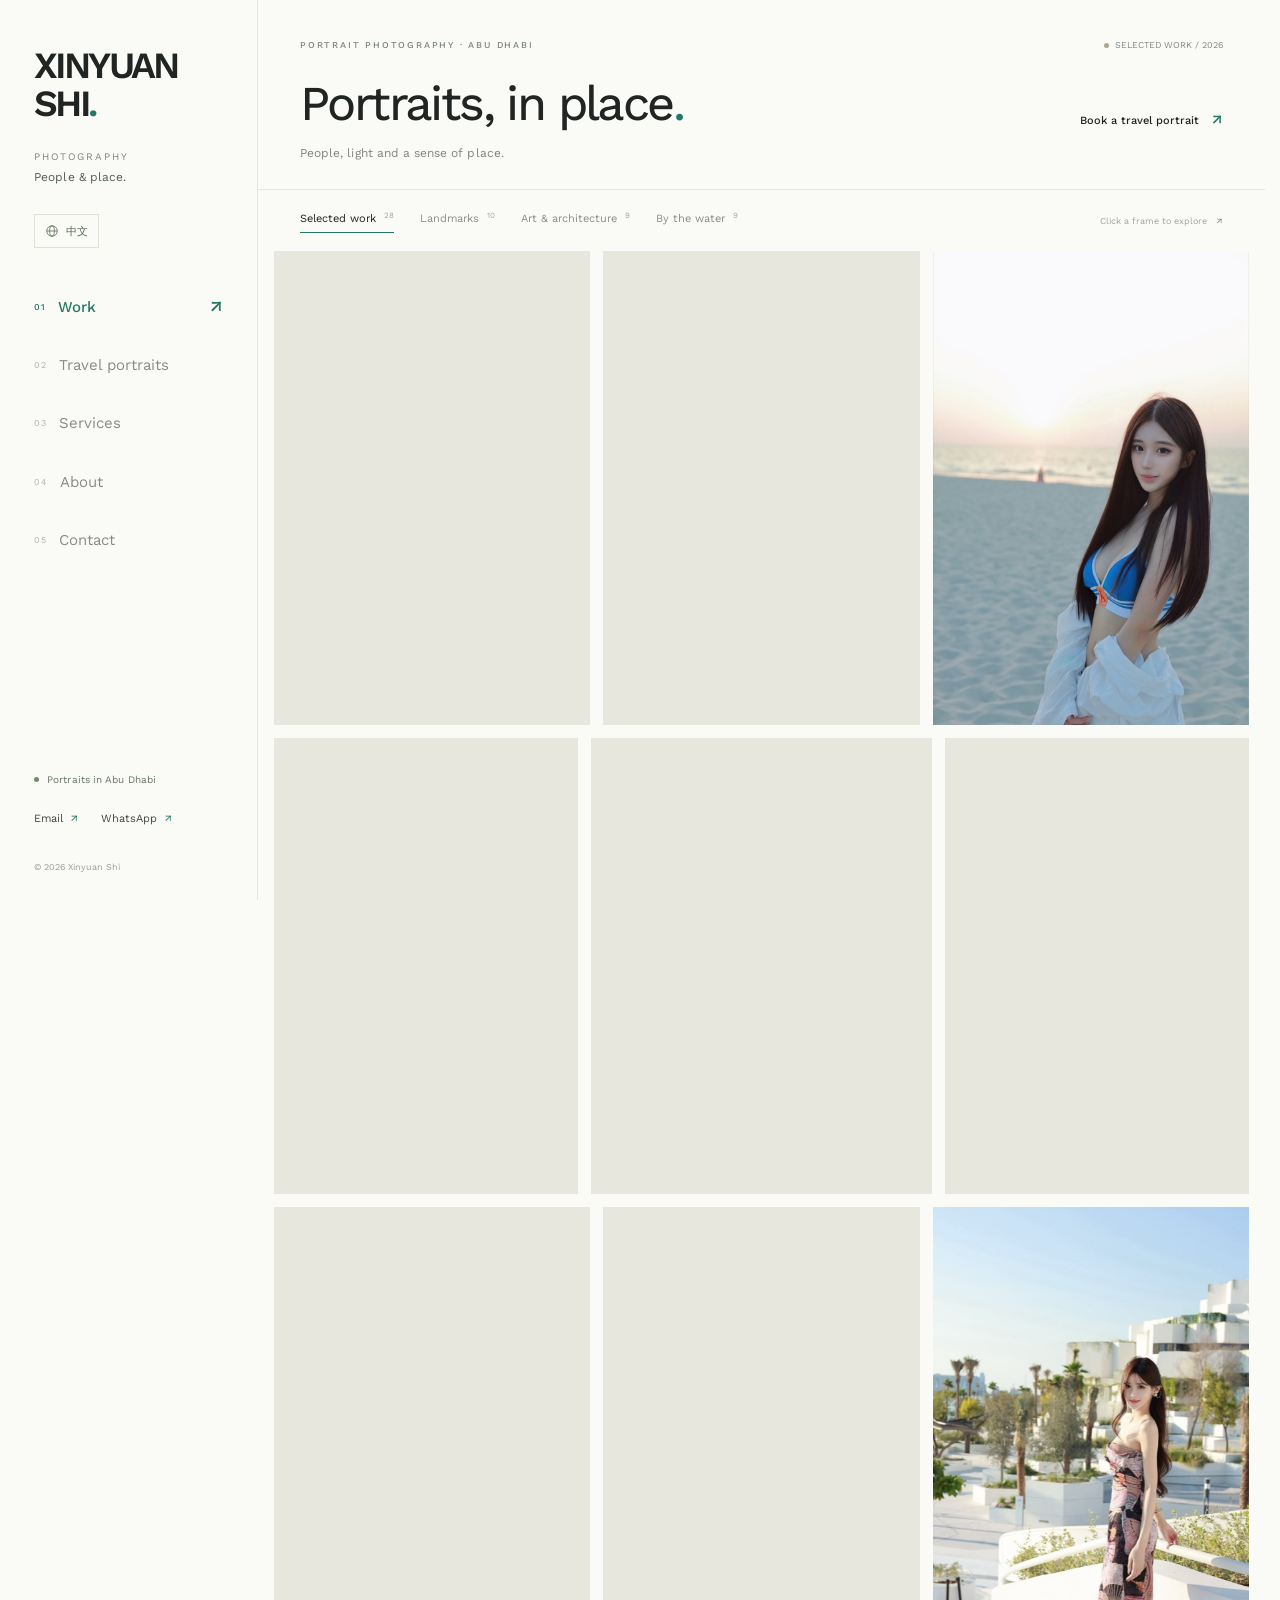
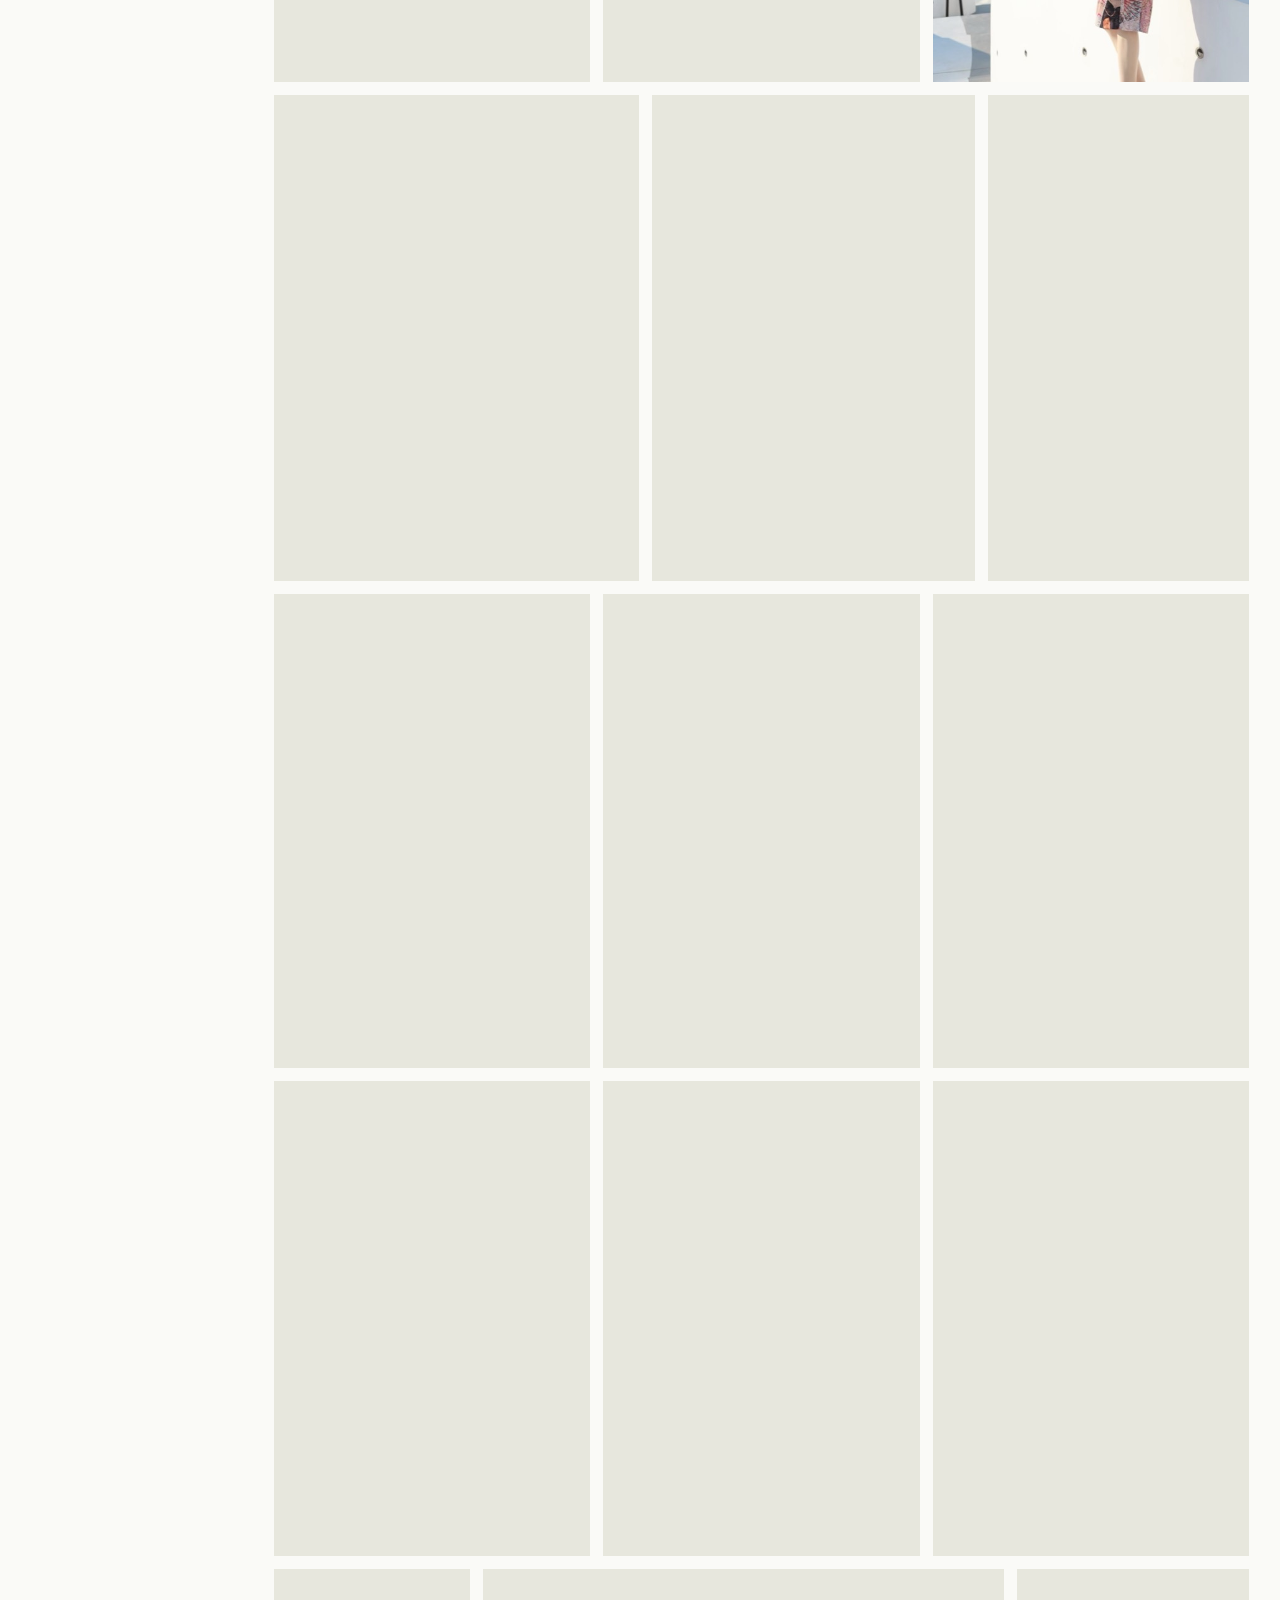
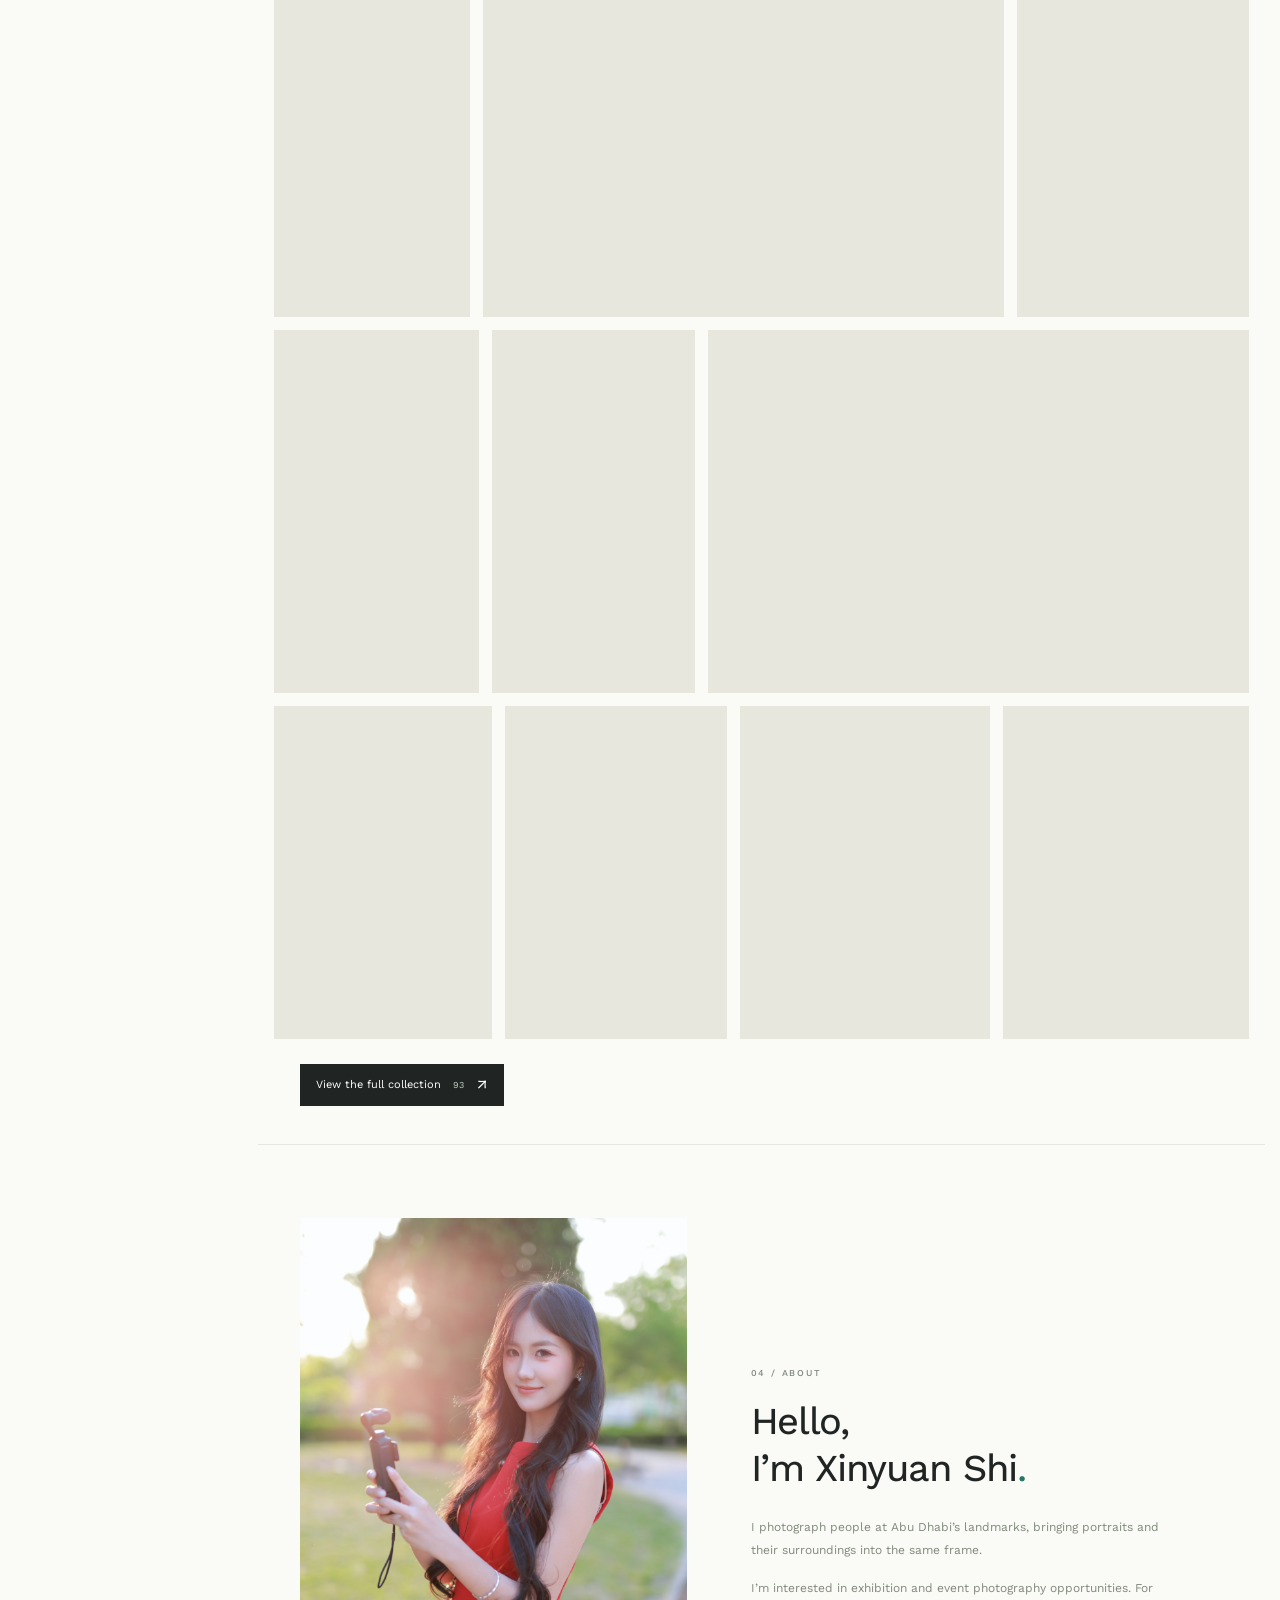
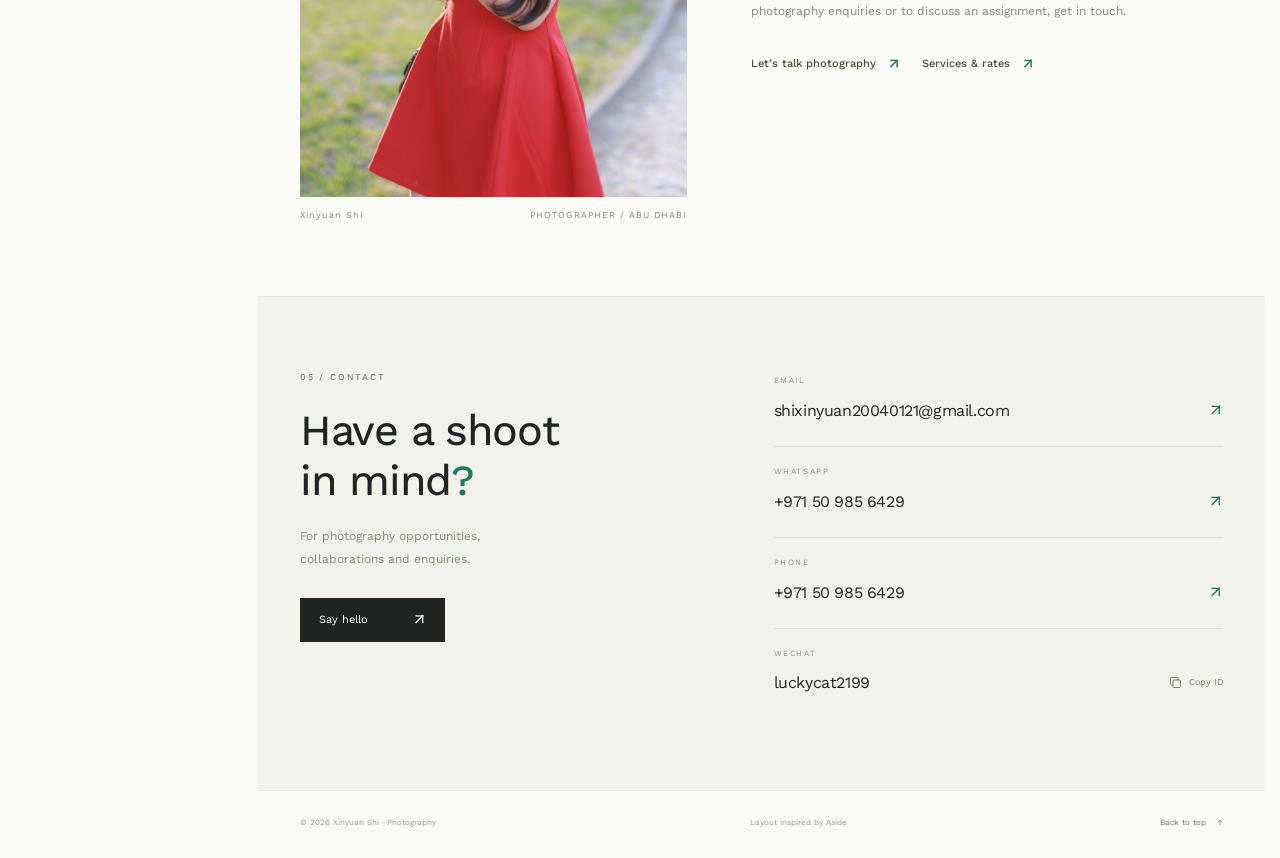
<file: index.html>
<!doctype html>
<html lang="en">
<head>
  <meta charset="utf-8">
  <meta name="viewport" content="width=device-width, initial-scale=1">
  <meta name="theme-color" content="#fafaf7">
  <meta name="description" content="Xinyuan Shi — portrait photography in Abu Dhabi. Contact for photography enquiries and exhibition or event opportunities.">
  <meta property="og:type" content="website">
  <meta property="og:title" content="Abu Dhabi Portrait Photographer — Xinyuan Shi">
  <meta property="og:description" content="Portraits and travel photography in Abu Dhabi, photographed by Xinyuan Shi.">
  <meta property="og:image" content="https://shi-xinyuan2004.github.io/portfolio-assets/work/display/104.jpg">
  <link rel="canonical" href="https://shi-xinyuan2004.github.io/">
  <title>Abu Dhabi Portrait Photographer — Xinyuan Shi</title>
  <link rel="icon" href="portfolio-assets/monogram.svg" type="image/svg+xml">
  <link rel="preload" href="portfolio-assets/work-sans.ttf" as="font" type="font/ttf" crossorigin>
  <link rel="stylesheet" href="portfolio.css">
  <link rel="stylesheet" href="services.css">
  <script src="gallery-data.js" defer></script>
  <script src="locales.js" defer></script>
  <script src="site.js" defer></script>
  <script src="portfolio.js" defer></script>
</head>
<body>
  <a class="skip-link" href="#main" data-i18n="skip">Skip to content</a>

  <header class="mobile-header">
    <a class="mobile-brand" href="#work">XINYUAN SHI<span>.</span></a>
    <div class="mobile-actions">
      <a href="#contact"><span data-i18n="navigation.contact">Contact</span> <span aria-hidden="true">↗</span></a>
      <button class="language-toggle mobile-language" type="button" data-language-toggle aria-label="Switch to Chinese" hidden><svg viewBox="0 0 24 24" aria-hidden="true"><circle cx="12" cy="12" r="9"/><ellipse cx="12" cy="12" rx="4" ry="9"/><path d="M3 12h18"/></svg><span data-language-label lang="zh-CN">中文</span></button>
      <button class="menu-toggle" type="button" aria-controls="site-sidebar" aria-expanded="false" aria-label="Open navigation">
        <span></span><span></span>
      </button>
    </div>
  </header>
  <button class="menu-backdrop" type="button" aria-label="Close navigation" data-i18n-aria-label="navigation.close" hidden></button>

  <aside class="sidebar" id="site-sidebar" aria-label="Main navigation" data-i18n-aria-label="navigation.main">
    <a class="wordmark" href="#work" aria-label="Xinyuan Shi Photography, home" data-i18n-aria-label="navigation.home">XINYUAN<br>SHI<span>.</span></a>
    <p class="sidebar-description"><span data-i18n="brand.photography">PHOTOGRAPHY</span><br><span data-i18n="brand.tagline">People &amp; place.</span></p>
    <button class="language-toggle desktop-language" type="button" data-language-toggle aria-label="Switch to Chinese" hidden><svg viewBox="0 0 24 24" aria-hidden="true"><circle cx="12" cy="12" r="9"/><ellipse cx="12" cy="12" rx="4" ry="9"/><path d="M3 12h18"/></svg><span data-language-label lang="zh-CN">中文</span></button>
    <nav class="main-nav" aria-label="Portfolio" data-i18n-aria-label="navigation.portfolio">
      <a class="nav-link active" href="#work" aria-current="location"><span class="nav-index">01</span> <span data-i18n="navigation.work">Work</span> <span class="nav-arrow" aria-hidden="true">↗</span></a>
      <a class="nav-link" href="travel-portraits.html" data-language-link><span class="nav-index">02</span> <span data-i18n="navigation.travel">Travel portraits</span> <span class="nav-arrow" aria-hidden="true">↗</span></a>
      <a class="nav-link" href="services.html" data-language-link><span class="nav-index">03</span> <span data-i18n="navigation.services">Services</span> <span class="nav-arrow" aria-hidden="true">↗</span></a>
      <a class="nav-link" href="#about"><span class="nav-index">04</span> <span data-i18n="navigation.about">About</span> <span class="nav-arrow" aria-hidden="true">↗</span></a>
      <a class="nav-link" href="#contact"><span class="nav-index">05</span> <span data-i18n="navigation.contact">Contact</span> <span class="nav-arrow" aria-hidden="true">↗</span></a>
    </nav>
    <div class="sidebar-bottom">
      <p class="sidebar-location"><span class="small-dot" aria-hidden="true"></span> <span data-i18n="brand.location">Portraits in Abu Dhabi</span></p>
      <div class="sidebar-contact">
        <a href="mailto:shixinyuan20040121@gmail.com"><span data-i18n="contact.emailShort">Email</span> <span aria-hidden="true">↗</span></a>
        <a href="https://wa.me/971509856429" target="_blank" rel="noopener noreferrer">WhatsApp <span aria-hidden="true">↗</span></a>
      </div>
      <p class="sidebar-copyright">© <span data-year>2026</span> Xinyuan Shi</p>
    </div>
  </aside>

  <main id="main" class="page">
    <section id="work" class="work-section" aria-labelledby="work-title">
      <div class="work-header section-padding">
        <div class="work-topline">
          <p class="eyebrow" data-i18n="work.eyebrow">PORTRAIT PHOTOGRAPHY · ABU DHABI</p>
          <span class="preview-label"><span aria-hidden="true"></span> <span data-i18n="work.preview">SELECTED WORK / 2026</span></span>
        </div>
        <div class="work-heading">
          <div><h1 id="work-title"><span data-i18n="work.title">Portraits, in place</span><span class="accent" data-i18n="punctuation.period">.</span></h1><p class="work-intro" data-i18n="work.intro">People, light and a sense of place.</p></div>
          <a class="text-link header-contact" href="travel-portraits.html" data-language-link><span data-i18n="work.travel">Book a travel portrait</span> <span aria-hidden="true">↗</span></a>
        </div>
      </div>
      <div class="gallery-toolbar section-padding">
        <div class="filters" role="group" aria-label="Filter photographs" data-i18n-aria-label="gallery.filters">
          <button class="filter-button active" type="button" data-filter="all" aria-pressed="true"><span data-i18n="gallery.all">Selected work</span> <sup data-count="all">28</sup></button>
          <button class="filter-button" type="button" data-filter="landmarks" aria-pressed="false"><span data-i18n="category.landmarks">Landmarks</span> <sup data-count="landmarks"></sup></button>
          <button class="filter-button" type="button" data-filter="art" aria-pressed="false"><span data-i18n="category.art">Art &amp; architecture</span> <sup data-count="art"></sup></button>
          <button class="filter-button" type="button" data-filter="water" aria-pressed="false"><span data-i18n="category.water">By the water</span> <sup data-count="water"></sup></button>
        </div>
        <span class="gallery-instruction"><span data-i18n="gallery.instruction">Click a frame to explore</span> <span aria-hidden="true">↗</span></span>
      </div>
      <p class="sr-only" id="gallery-status" role="status" aria-live="polite"></p>
      <div id="photo-gallery" class="photo-gallery" aria-label="Portrait photography gallery" data-i18n-aria-label="gallery.label"></div>
      <noscript><p class="section-padding">Enable JavaScript to explore the full gallery. You can still contact me using the links below.<br><span lang="zh-CN">开启 JavaScript 后可浏览完整作品集；也欢迎通过下方联系方式直接与我联系。</span></p></noscript>
      <div class="gallery-actions section-padding"><button class="archive-toggle" type="button" aria-expanded="false"><span data-i18n="gallery.showAll">View the full collection</span> <span class="archive-count">93</span><span aria-hidden="true">↗</span></button></div>
    </section>

    <section id="about" class="about-section section-padding section-space" aria-labelledby="about-title">
      <figure class="about-portrait">
        <img src="portfolio-assets/photographer-xinyuan-shi.jpg" width="1200" height="1800" alt="Xinyuan Shi holding a camera in warm evening light" data-i18n-alt="about.portraitAlt" loading="lazy" decoding="async">
        <figcaption><span>Xinyuan Shi</span><span data-i18n="about.portraitCaption">PHOTOGRAPHER / ABU DHABI</span></figcaption>
      </figure>
      <div class="about-copy"><p class="eyebrow" data-i18n="about.eyebrow">04 / ABOUT</p><h2 id="about-title"><span data-i18n="about.greeting">Hello,</span><br><span data-i18n="about.name">I’m Xinyuan Shi</span><span class="accent" data-i18n="punctuation.period">.</span></h2>
        <p data-i18n="about.description">I photograph people at Abu Dhabi’s landmarks, bringing portraits and their surroundings into the same frame.</p>
        <p data-i18n="about.opportunities">I’m interested in exhibition and event photography opportunities. For photography enquiries or to discuss an assignment, get in touch.</p>
        <div class="about-actions"><a class="text-link" href="#contact"><span data-i18n="about.contact">Let’s talk photography</span> <span aria-hidden="true">↗</span></a><a class="text-link" href="services.html" data-language-link><span data-i18n="navigation.rates">Services &amp; rates</span> <span aria-hidden="true">↗</span></a></div>
      </div>
    </section>

    <section id="contact" class="contact-section section-padding section-space" aria-labelledby="contact-title">
      <div class="contact-intro"><p class="eyebrow" data-i18n="contact.eyebrow">05 / CONTACT</p><h2 id="contact-title"><span data-i18n="contact.titleOne">Have a shoot</span><br><span data-i18n="contact.titleTwo">in mind</span><span class="accent" data-i18n="punctuation.question">?</span></h2><p><span data-i18n="contact.descriptionOne">For photography opportunities,</span><br><span data-i18n="contact.descriptionTwo">collaborations and enquiries.</span></p><a class="contact-cta" href="mailto:shixinyuan20040121@gmail.com"><span data-i18n="contact.hello">Say hello</span> <span aria-hidden="true">↗</span></a></div>
      <div class="contact-list">
        <div class="contact-row"><span class="contact-label" data-i18n="contact.email">EMAIL</span><a class="contact-value email-value" href="mailto:shixinyuan20040121@gmail.com">shixinyuan20040121@gmail.com <span aria-hidden="true">↗</span></a></div>
        <div class="contact-row"><span class="contact-label">WHATSAPP</span><a class="contact-value" href="https://wa.me/971509856429" target="_blank" rel="noopener noreferrer">+971 50 985 6429 <span aria-hidden="true">↗</span></a></div>
        <div class="contact-row"><span class="contact-label" data-i18n="contact.phone">PHONE</span><a class="contact-value" href="tel:+971509856429">+971 50 985 6429 <span aria-hidden="true">↗</span></a></div>
        <div class="contact-row"><span class="contact-label" data-i18n="contact.wechat">WECHAT</span><div class="wechat-line"><span class="contact-value" id="wechat-id">luckycat2199</span><button class="copy-button" type="button" data-copy="luckycat2199" aria-label="Copy WeChat ID luckycat2199" data-i18n-aria-label="contact.copyLabel"><svg viewBox="0 0 24 24" fill="none" stroke="currentColor" stroke-width="1.5" aria-hidden="true"><rect x="8" y="8" width="12" height="12" rx="1.5"/><path d="M16 8V5a1 1 0 0 0-1-1H5a1 1 0 0 0-1 1v10a1 1 0 0 0 1 1h3"/></svg><span data-i18n="contact.copy">Copy ID</span></button></div></div>
      </div>
    </section>

    <footer class="site-footer section-padding"><span>© <span data-year>2026</span> Xinyuan Shi · <span data-i18n="footer.photography">Photography</span></span><span data-visitor-count class="visitor-count" hidden></span><span><span data-i18n="footer.credit">Layout inspired by</span> <a href="https://uicookies.com/downloads/aside-free-html5-bootstrap-4-website-template-photography/" target="_blank" rel="noopener noreferrer">Aside</a></span><a href="#work"><span data-i18n="footer.top">Back to top</span> <span aria-hidden="true">↑</span></a></footer>
  </main>

  <dialog class="lightbox" id="lightbox" aria-label="Photograph viewer" data-i18n-aria-label="viewer.label" aria-labelledby="lightbox-title">
    <div class="lightbox-top"><span class="lightbox-brand">XINYUAN SHI<span>.</span></span><span class="lightbox-sample" data-i18n="viewer.sample">PORTRAIT STORIES / ABU DHABI</span><div class="lightbox-actions"><button class="language-toggle lightbox-language" type="button" data-language-toggle aria-label="Switch to Chinese" hidden><svg viewBox="0 0 24 24" aria-hidden="true"><circle cx="12" cy="12" r="9"/><ellipse cx="12" cy="12" rx="4" ry="9"/><path d="M3 12h18"/></svg><span data-language-label lang="zh-CN">中文</span></button><button class="icon-button lightbox-close" type="button" aria-label="Close photograph viewer" data-i18n-aria-label="viewer.close"><svg viewBox="0 0 24 24" aria-hidden="true"><path d="m6 6 12 12M18 6 6 18"/></svg></button></div></div>
    <div class="lightbox-stage"><button class="icon-button lightbox-prev" type="button" aria-label="Previous photograph" data-i18n-aria-label="viewer.previous"><svg viewBox="0 0 24 24" aria-hidden="true"><path d="m14 5-7 7 7 7"/></svg></button><img id="lightbox-image" alt=""><button class="icon-button lightbox-next" type="button" aria-label="Next photograph" data-i18n-aria-label="viewer.next"><svg viewBox="0 0 24 24" aria-hidden="true"><path d="m10 5 7 7-7 7"/></svg></button></div>
    <div class="lightbox-bottom"><div><h2 id="lightbox-title"></h2><p id="lightbox-category"></p></div><span id="lightbox-counter" aria-live="polite"></span><a href="mailto:shixinyuan20040121@gmail.com"><span data-i18n="viewer.enquire">Enquire</span> <span aria-hidden="true">↗</span></a></div>
  </dialog>
  <div id="copy-status" class="toast" role="status" aria-live="polite"></div>
</body>
</html>
</file>
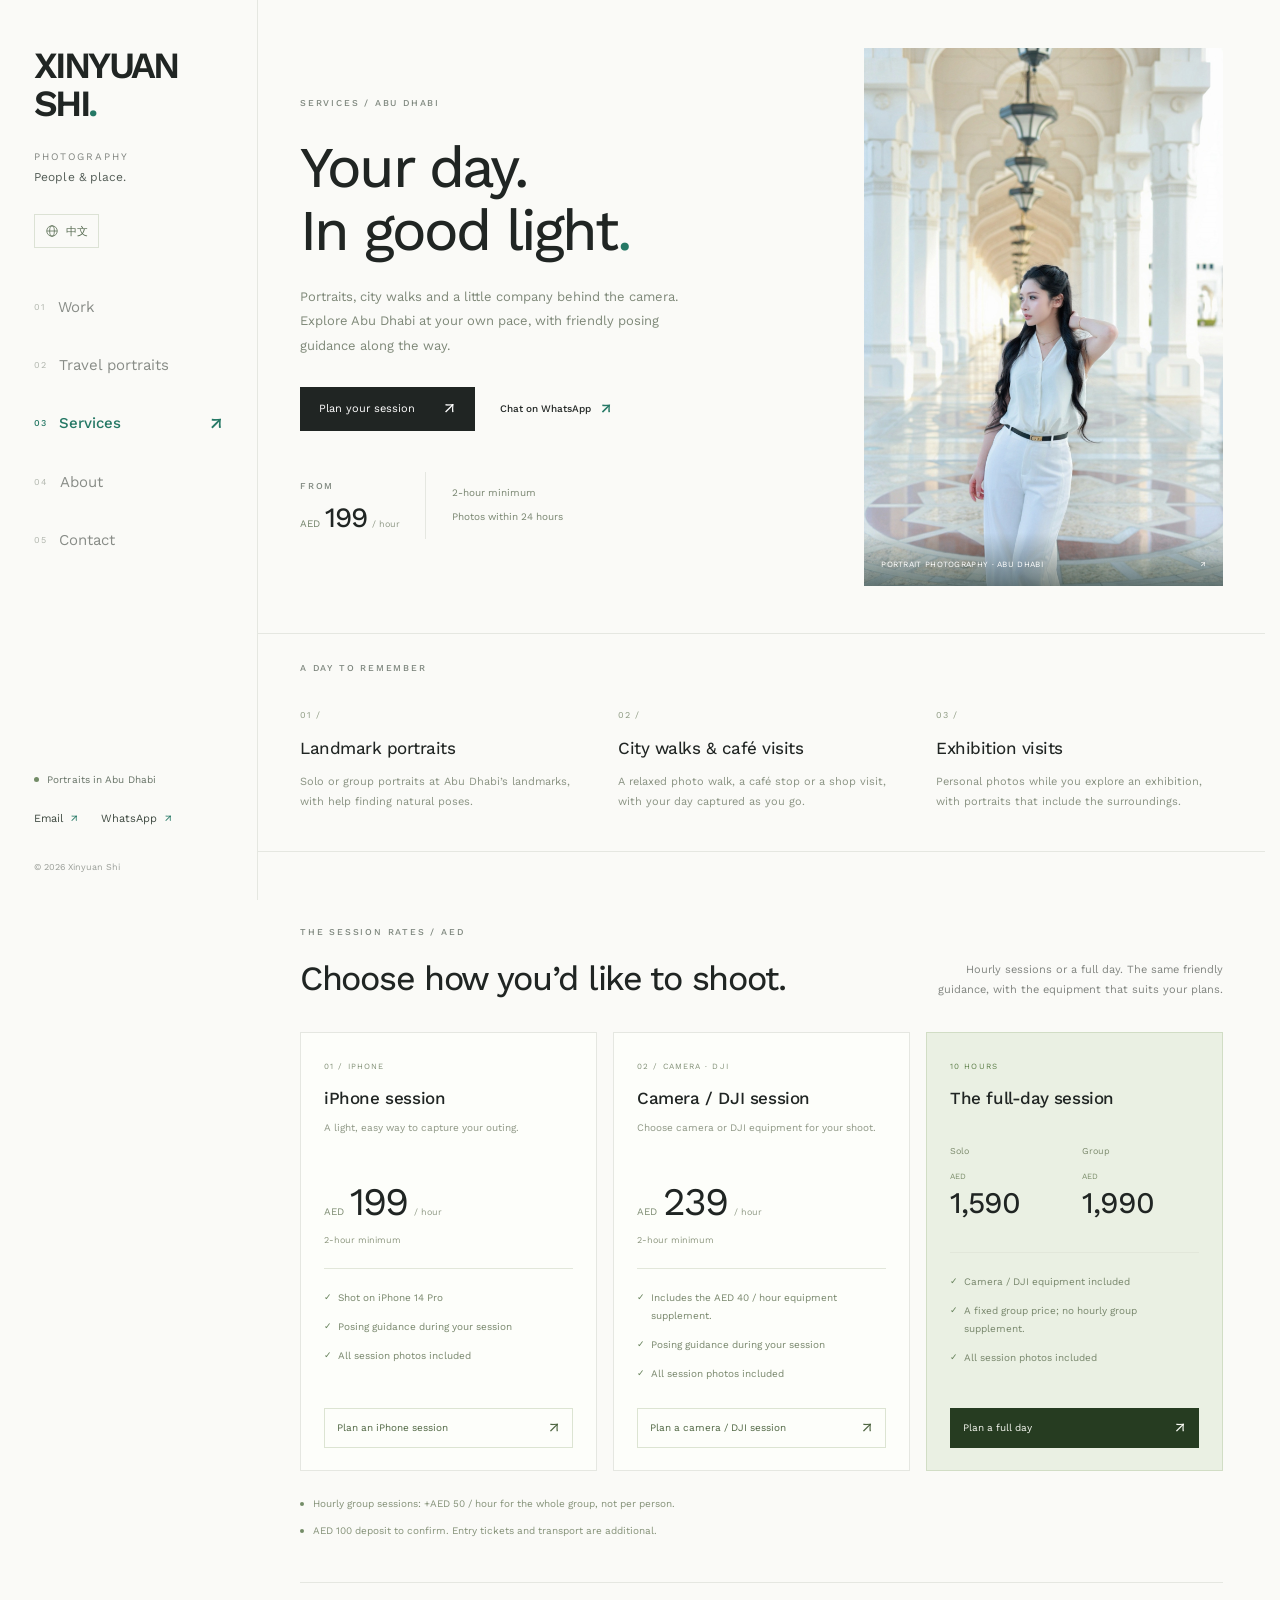
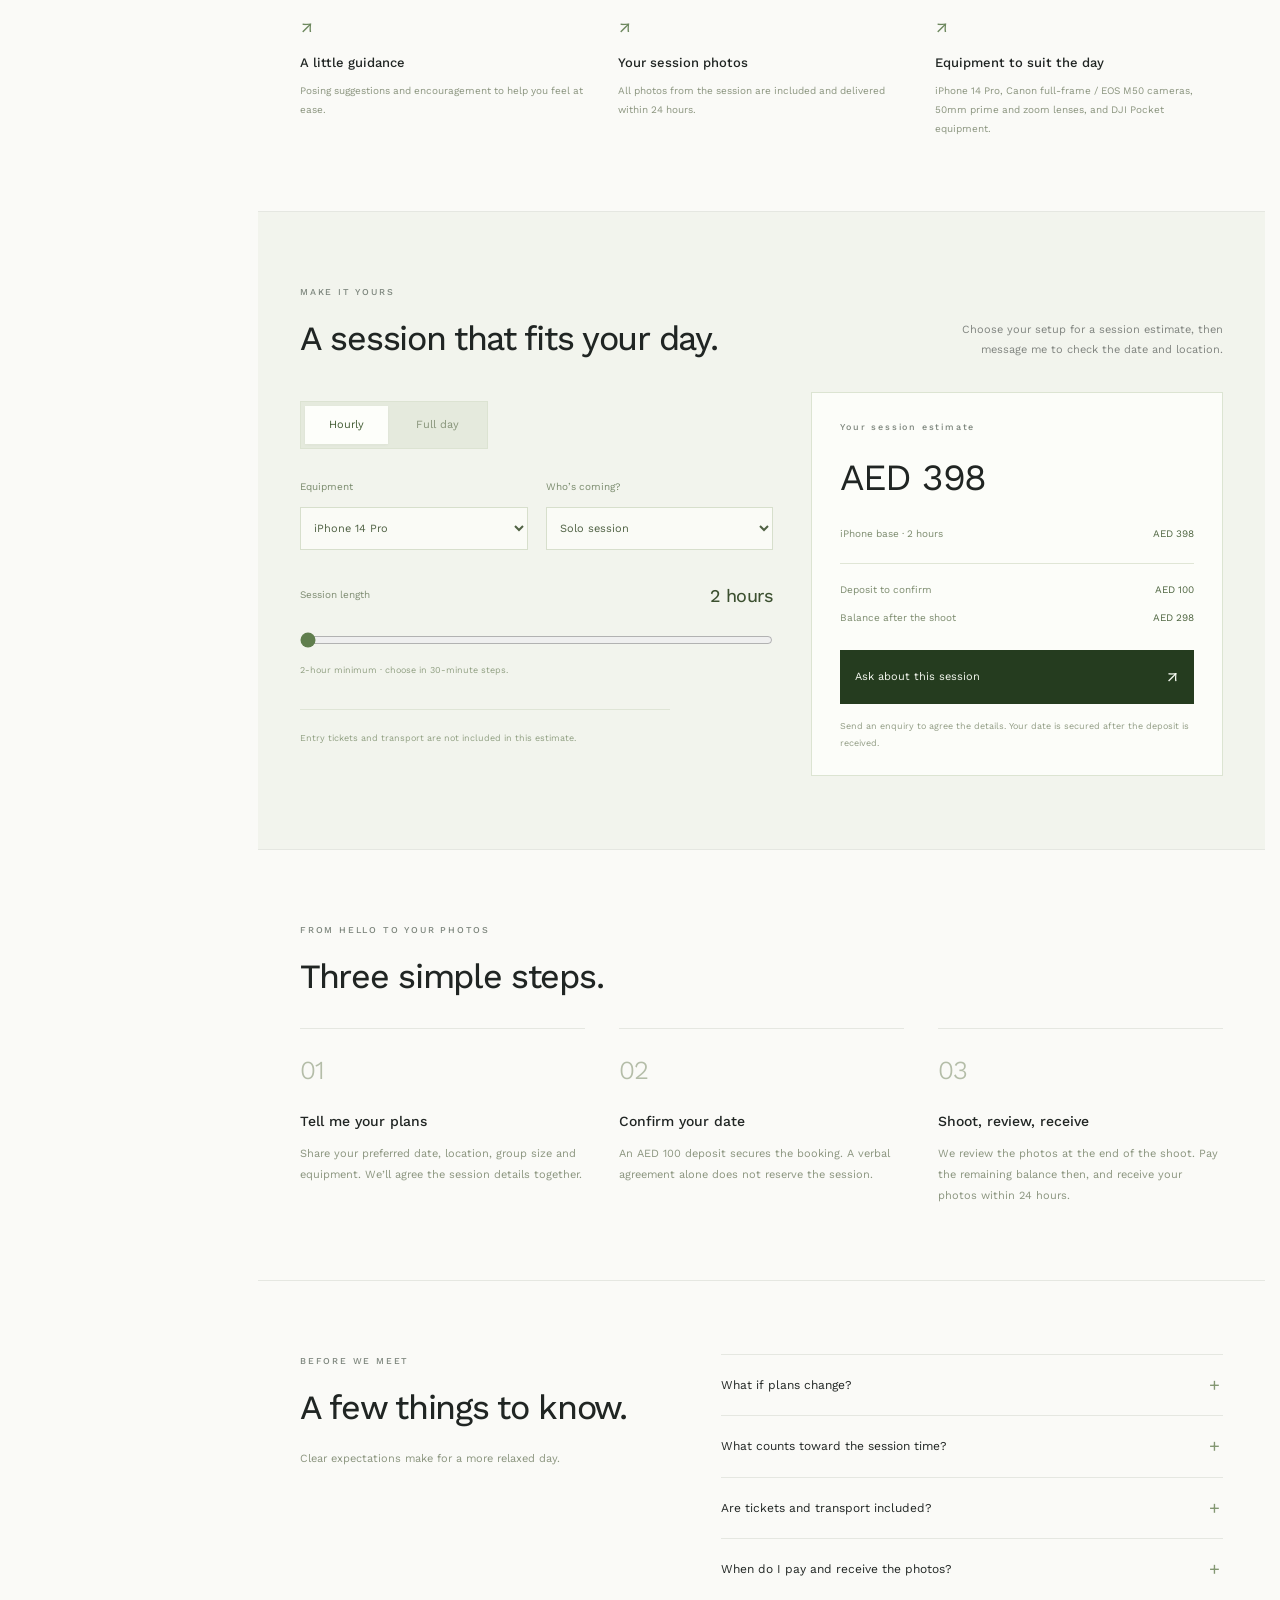
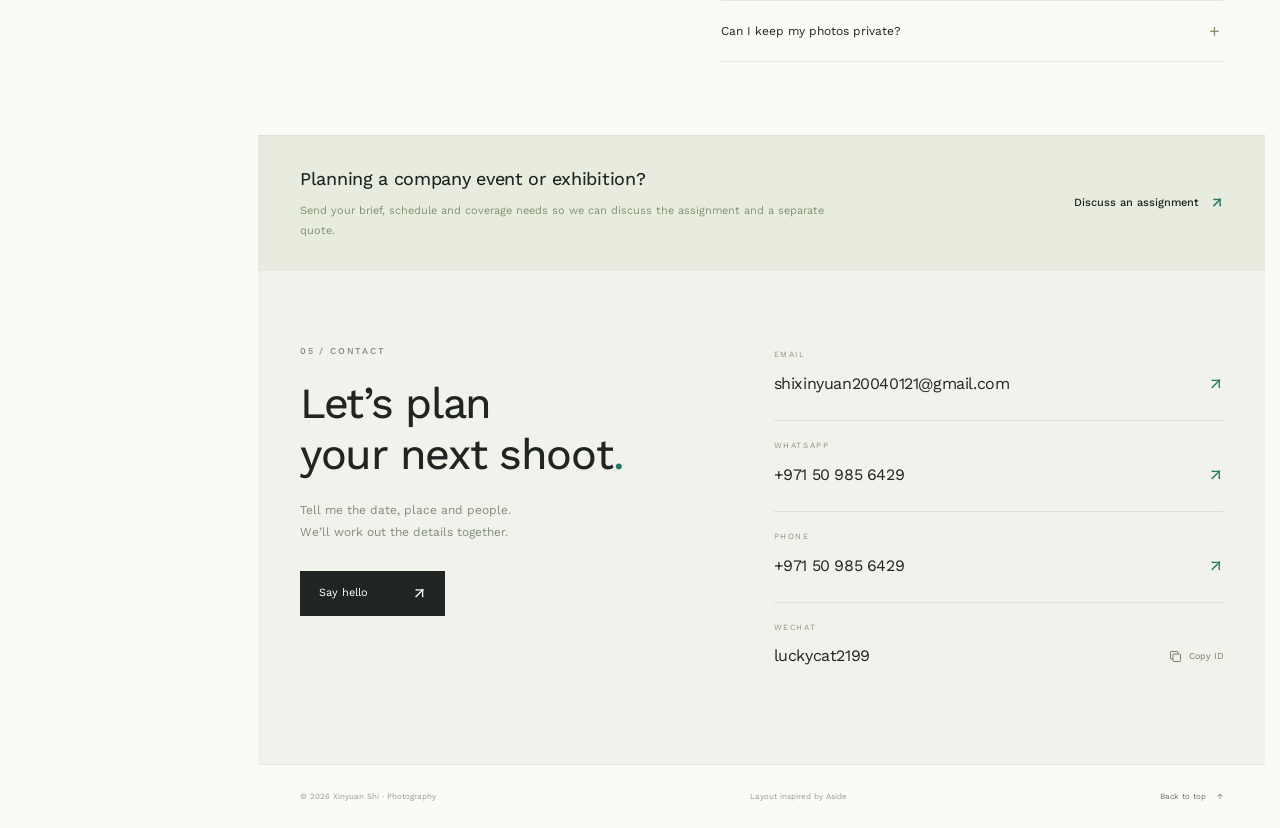
<file: services.html>
<!doctype html>
<html lang="en">
<head>
  <meta charset="utf-8">
  <meta name="viewport" content="width=device-width, initial-scale=1">
  <meta name="theme-color" content="#fafaf7">
  <meta name="description" content="Abu Dhabi portrait sessions, city walks and photo companionship. Explore hourly and 10-hour day rates, plan a session and get in touch with Xinyuan Shi.">
  <link rel="canonical" href="https://shi-xinyuan2004.github.io/services.html">
  <title>Services &amp; Rates — Xinyuan Shi Photography</title>
  <link rel="icon" href="portfolio-assets/monogram.svg" type="image/svg+xml">
  <link rel="preload" href="portfolio-assets/work-sans.ttf" as="font" type="font/ttf" crossorigin>
  <link rel="stylesheet" href="portfolio.css">
  <link rel="stylesheet" href="services.css">
  <script src="locales.js" defer></script>
  <script src="services-locales.js" defer></script>
  <script src="site.js" defer></script>
  <script src="services.js" defer></script>
</head>
<body data-title-key="services.page.title" data-description-key="services.page.description">
  <a class="skip-link" href="#main" data-i18n="skip">Skip to content</a>

  <header class="mobile-header">
    <a class="mobile-brand" href="index.html#work" data-language-link>XINYUAN SHI<span>.</span></a>
    <div class="mobile-actions">
      <a href="#contact"><span data-i18n="navigation.contact">Contact</span> <span aria-hidden="true">↗</span></a>
      <button class="language-toggle mobile-language" type="button" data-language-toggle aria-label="Switch to Chinese" hidden><svg viewBox="0 0 24 24" aria-hidden="true"><circle cx="12" cy="12" r="9"/><ellipse cx="12" cy="12" rx="4" ry="9"/><path d="M3 12h18"/></svg><span data-language-label lang="zh-CN">中文</span></button>
      <button class="menu-toggle" type="button" aria-controls="site-sidebar" aria-expanded="false" aria-label="Open navigation">
        <span></span><span></span>
      </button>
    </div>
  </header>
  <button class="menu-backdrop" type="button" aria-label="Close navigation" data-i18n-aria-label="navigation.close" hidden></button>

  <aside class="sidebar" id="site-sidebar" aria-label="Main navigation" data-i18n-aria-label="navigation.main">
    <a class="wordmark" href="index.html#work" data-language-link aria-label="Xinyuan Shi Photography, home" data-i18n-aria-label="navigation.home">XINYUAN<br>SHI<span>.</span></a>
    <p class="sidebar-description"><span data-i18n="brand.photography">PHOTOGRAPHY</span><br><span data-i18n="brand.tagline">People &amp; place.</span></p>
    <button class="language-toggle desktop-language" type="button" data-language-toggle aria-label="Switch to Chinese" hidden><svg viewBox="0 0 24 24" aria-hidden="true"><circle cx="12" cy="12" r="9"/><ellipse cx="12" cy="12" rx="4" ry="9"/><path d="M3 12h18"/></svg><span data-language-label lang="zh-CN">中文</span></button>
    <nav class="main-nav" aria-label="Portfolio" data-i18n-aria-label="navigation.portfolio">
      <a class="nav-link" href="index.html#work" data-language-link><span class="nav-index">01</span> <span data-i18n="navigation.work">Work</span> <span class="nav-arrow" aria-hidden="true">↗</span></a>
      <a class="nav-link" href="travel-portraits.html" data-language-link><span class="nav-index">02</span> <span data-i18n="navigation.travel">Travel portraits</span> <span class="nav-arrow" aria-hidden="true">↗</span></a>
      <a class="nav-link active" href="services.html" data-language-link aria-current="page"><span class="nav-index">03</span> <span data-i18n="navigation.services">Services</span> <span class="nav-arrow" aria-hidden="true">↗</span></a>
      <a class="nav-link" href="index.html#about" data-language-link><span class="nav-index">04</span> <span data-i18n="navigation.about">About</span> <span class="nav-arrow" aria-hidden="true">↗</span></a>
      <a class="nav-link" href="index.html#contact" data-language-link><span class="nav-index">05</span> <span data-i18n="navigation.contact">Contact</span> <span class="nav-arrow" aria-hidden="true">↗</span></a>
    </nav>
    <div class="sidebar-bottom">
      <p class="sidebar-location"><span class="small-dot" aria-hidden="true"></span> <span data-i18n="brand.location">Portraits in Abu Dhabi</span></p>
      <div class="sidebar-contact">
        <a href="mailto:shixinyuan20040121@gmail.com"><span data-i18n="contact.emailShort">Email</span> <span aria-hidden="true">↗</span></a>
        <a href="https://wa.me/971509856429" target="_blank" rel="noopener noreferrer">WhatsApp <span aria-hidden="true">↗</span></a>
      </div>
      <p class="sidebar-copyright">© <span data-year>2026</span> Xinyuan Shi</p>
    </div>
  </aside>

  <main id="main" class="page services-page">
    <section id="services" class="services-hero section-padding" aria-labelledby="services-title">
      <div class="services-hero-copy">
        <p class="eyebrow" data-i18n="services.eyebrow">SERVICES / ABU DHABI</p>
        <h1 id="services-title"><span data-i18n="services.titleOne">Your day.</span><br><span data-i18n="services.titleTwo">In good light</span><span class="accent" data-i18n="punctuation.period">.</span></h1>
        <p class="services-intro" data-i18n="services.intro">Portraits, city walks and a little company behind the camera. Explore Abu Dhabi at your own pace, with friendly posing guidance along the way.</p>
        <div class="services-hero-actions"><a class="contact-cta" href="#plan"><span data-i18n="services.planCta">Plan your session</span><span aria-hidden="true">↗</span></a><a class="text-link" href="https://wa.me/971509856429" target="_blank" rel="noopener noreferrer"><span data-i18n="services.whatsapp">Chat on WhatsApp</span><span aria-hidden="true">↗</span></a></div>
        <div class="services-hero-facts"><div><span class="eyebrow" data-i18n="services.from">FROM</span><p><span class="fact-currency">AED</span> <b data-price="phone">199</b> <small data-i18n="services.perHour">/ hour</small></p></div><div><span data-i18n="services.hourMinimum">2-hour minimum</span><span data-i18n="services.deliveryShort">Photos within 24 hours</span></div></div>
      </div>
      <figure class="services-hero-image"><img src="portfolio-assets/work/display/032.jpg" width="1333" height="2000" alt="Portrait in the colonnade at the Grand Mosque" data-i18n-alt="services.imageAlt" fetchpriority="high" decoding="async"><figcaption><span data-i18n="services.sample">PORTRAIT PHOTOGRAPHY · ABU DHABI</span><span aria-hidden="true">↗</span></figcaption></figure>
    </section>

    <section class="service-types section-padding" aria-label="Photography services" data-i18n-aria-label="navigation.services">
      <p class="eyebrow" data-i18n="services.typesEyebrow">A DAY TO REMEMBER</p>
      <div class="service-types-grid">
        <article><span class="service-type-number">01 /</span><h2 data-i18n="services.landmarks">Landmark portraits</h2><p data-i18n="services.landmarksCopy">Solo or group portraits at Abu Dhabi’s landmarks, with help finding natural poses.</p></article>
        <article><span class="service-type-number">02 /</span><h2 data-i18n="services.walks">City walks &amp; café visits</h2><p data-i18n="services.walksCopy">A relaxed photo walk, a café stop or a shop visit, with your day captured as you go.</p></article>
        <article><span class="service-type-number">03 /</span><h2 data-i18n="services.exhibitions">Exhibition visits</h2><p data-i18n="services.exhibitionsCopy">Personal photos while you explore an exhibition, with portraits that include the surroundings.</p></article>
      </div>
    </section>

    <section id="rates" class="rates-section section-padding section-space" aria-labelledby="rates-title">
      <div class="section-heading"><div><p class="eyebrow" data-i18n="rates.eyebrow">THE SESSION RATES / AED</p><h2 id="rates-title" data-i18n="rates.title">Choose how you’d like to shoot.</h2></div><p class="section-description" data-i18n="rates.description">Hourly sessions or a full day. The same friendly guidance, with the equipment that suits your plans.</p></div>
      <div class="rate-grid">
        <article class="rate-card"><span class="rate-index" data-i18n="rates.phoneIndex">01 / IPHONE</span><h3 data-i18n="rates.phone">iPhone session</h3><p class="rate-description" data-i18n="rates.phoneCopy">A light, easy way to capture your outing.</p><p class="rate-price"><span>AED</span> <strong data-price="phone">199</strong> <small data-i18n="services.perHour">/ hour</small></p><p class="rate-minimum" data-i18n="services.hourMinimum">2-hour minimum</p><ul><li data-i18n="rates.iphoneModel">Shot on iPhone 14 Pro</li><li data-i18n="rates.guidance">Posing guidance during your session</li><li data-i18n="rates.photos">All session photos included</li></ul><button type="button" class="rate-choose" data-choose-equipment="phone"><span data-i18n="rates.choosePhone">Plan an iPhone session</span><span aria-hidden="true">↗</span></button></article>
        <article class="rate-card"><span class="rate-index" data-i18n="rates.cameraIndex">02 / CAMERA · DJI</span><h3 data-i18n="rates.camera">Camera / DJI session</h3><p class="rate-description" data-i18n="rates.cameraCopy">Choose camera or DJI equipment for your shoot.</p><p class="rate-price"><span>AED</span> <strong data-price="camera">239</strong> <small data-i18n="services.perHour">/ hour</small></p><p class="rate-minimum" data-i18n="services.hourMinimum">2-hour minimum</p><ul><li data-i18n="rates.cameraSupplement">Includes the AED 40 / hour equipment supplement.</li><li data-i18n="rates.guidance">Posing guidance during your session</li><li data-i18n="rates.photos">All session photos included</li></ul><button type="button" class="rate-choose" data-choose-equipment="camera"><span data-i18n="rates.chooseCamera">Plan a camera / DJI session</span><span aria-hidden="true">↗</span></button></article>
        <article class="rate-card rate-day"><span class="rate-index" data-i18n="rates.dayBadge">10 HOURS</span><h3 data-i18n="rates.day">The full-day session</h3><div class="day-price-pair"><div><span data-i18n="rates.solo">Solo</span><p>AED <strong data-price="daySolo">1,590</strong></p></div><div><span data-i18n="rates.group">Group</span><p>AED <strong data-price="dayGroup">1,990</strong></p></div></div><ul><li data-i18n="rates.dayEquipment">Camera / DJI equipment included</li><li data-i18n="rates.dayGroup">A fixed group price; no hourly group supplement.</li><li data-i18n="rates.photos">All session photos included</li></ul><button type="button" class="rate-choose" data-choose-day><span data-i18n="rates.chooseDay">Plan a full day</span><span aria-hidden="true">↗</span></button></article>
      </div>
      <div class="rate-notes"><p><span class="small-dot" aria-hidden="true"></span><span data-i18n="rates.groupNote">Hourly group sessions: +AED 50 / hour for the whole group, not per person.</span></p><p><span class="small-dot" aria-hidden="true"></span><span data-i18n="rates.depositNote">AED 100 deposit to confirm. Entry tickets and transport are additional.</span></p></div>
      <div class="included-grid"><article><span aria-hidden="true">↗</span><h3 data-i18n="included.guidance">A little guidance</h3><p data-i18n="included.guidanceCopy">Posing suggestions and encouragement to help you feel at ease.</p></article><article><span aria-hidden="true">↗</span><h3 data-i18n="included.photos">Your session photos</h3><p data-i18n="included.photosCopy">All photos from the session are included and delivered within 24 hours.</p></article><article><span aria-hidden="true">↗</span><h3 data-i18n="included.equipment">Equipment to suit the day</h3><p data-i18n="included.equipmentCopy">iPhone 14 Pro, Canon full-frame / EOS M50 cameras, 50mm prime and zoom lenses, and DJI Pocket equipment.</p></article></div>
    </section>

    <section id="plan" class="plan-section section-padding section-space" aria-labelledby="plan-title">
      <div class="section-heading"><div><p class="eyebrow" data-i18n="plan.eyebrow">MAKE IT YOURS</p><h2 id="plan-title" tabindex="-1" data-i18n="plan.title">A session that fits your day.</h2></div><p class="section-description" data-i18n="plan.description">Choose your setup for a session estimate, then message me to check the date and location.</p></div>
      <div class="session-planner" id="session-planner" hidden>
        <div class="session-options">
          <div class="session-mode" role="group" aria-label="Choose hourly or full-day pricing" data-i18n-aria-label="plan.modeLabel"><button type="button" data-session-mode="hourly" class="active" aria-pressed="true" data-i18n="plan.hourly">Hourly</button><button type="button" data-session-mode="day" aria-pressed="false" data-i18n="plan.fullDay">Full day</button></div>
          <div class="session-fields"><label for="session-equipment"><span data-i18n="plan.equipmentLabel">Equipment</span><select id="session-equipment"><option value="phone" data-i18n="plan.phone">iPhone 14 Pro</option><option value="camera" data-i18n="plan.camera">Camera / DJI</option></select></label><label for="session-party"><span data-i18n="plan.partyLabel">Who’s coming?</span><select id="session-party"><option value="solo" data-i18n="plan.solo">Solo session</option><option value="group" data-i18n="plan.group">Group · 2 or more people</option></select></label></div>
          <div class="session-duration"><div><label for="session-hours" data-i18n="plan.durationLabel">Session length</label><output id="session-hours-label" for="session-hours">2 hours</output></div><input id="session-hours" type="range" min="2" max="10" step="0.5" value="2" aria-describedby="session-duration-note"><p id="session-duration-note" data-i18n="plan.minimum">2-hour minimum · choose in 30-minute steps.</p></div>
          <p class="session-expenses" data-i18n="plan.expenses">Entry tickets and transport are not included in this estimate.</p>
        </div>
        <div class="session-quote"><p class="eyebrow" data-i18n="plan.quoteTitle">Your session estimate</p><output id="quote-total" class="quote-total" aria-live="polite">AED 398</output><dl class="quote-breakdown"><div><dt id="quote-base-label">iPhone base · 2 hours</dt><dd id="quote-base">AED 398</dd></div><div id="quote-equipment-row" hidden><dt data-i18n="plan.equipmentLine">Camera / DJI supplement</dt><dd id="quote-equipment">AED 0</dd></div><div id="quote-group-row" hidden><dt data-i18n="plan.groupLine">Whole-group supplement</dt><dd id="quote-group">AED 0</dd></div><div class="quote-payment"><dt data-i18n="plan.deposit">Deposit to confirm</dt><dd id="quote-deposit">AED 100</dd></div><div><dt data-i18n="plan.balance">Balance after the shoot</dt><dd id="quote-balance">AED 298</dd></div></dl><a class="quote-enquiry" id="quote-enquiry" href="https://wa.me/971509856429" target="_blank" rel="noopener noreferrer"><span data-i18n="plan.enquire">Ask about this session</span><span aria-hidden="true">↗</span></a><p class="quote-booking-note" data-i18n="plan.noBooking">Send an enquiry to agree the details. Your date is secured after the deposit is received.</p></div>
      </div>
      <noscript><p>Contact me on WhatsApp for a quote. The rates and booking information are available on this page.<br><span lang="zh-CN">欢迎通过 WhatsApp 与我联系，咨询拍摄安排。本页也可直接查看价格与预约说明。</span></p></noscript>
    </section>

    <section class="booking-section section-padding section-space" aria-labelledby="booking-title"><p class="eyebrow" data-i18n="booking.eyebrow">FROM HELLO TO YOUR PHOTOS</p><h2 id="booking-title" data-i18n="booking.title">Three simple steps.</h2><div class="booking-steps"><article><span>01</span><h3 data-i18n="booking.one">Tell me your plans</h3><p data-i18n="booking.oneCopy">Share your preferred date, location, group size and equipment. We’ll agree the session details together.</p></article><article><span>02</span><h3 data-i18n="booking.two">Confirm your date</h3><p data-i18n="booking.twoCopy">An AED 100 deposit secures the booking. A verbal agreement alone does not reserve the session.</p></article><article><span>03</span><h3 data-i18n="booking.three">Shoot, review, receive</h3><p data-i18n="booking.threeCopy">We review the photos at the end of the shoot. Pay the remaining balance then, and receive your photos within 24 hours.</p></article></div></section>

    <section class="terms-section section-padding section-space" aria-labelledby="terms-title"><div><p class="eyebrow" data-i18n="terms.eyebrow">BEFORE WE MEET</p><h2 id="terms-title" data-i18n="terms.title">A few things to know.</h2><p class="terms-intro" data-i18n="terms.description">Clear expectations make for a more relaxed day.</p></div><div class="service-faq"><details><summary data-i18n="terms.cancellationQuestion">What if plans change?</summary><p data-i18n="terms.cancellationAnswer">If you cancel or do not attend, the deposit is non-refundable. Unavoidable circumstances can be handled by rescheduling. If I cancel, your deposit is refunded in full.</p></details><details><summary data-i18n="terms.timeQuestion">What counts toward the session time?</summary><p data-i18n="terms.timeAnswer">Late arrival and travel between shooting locations count toward the booked time. Extra time is billed in 30-minute blocks, including any part of a block. Please agree additional time before continuing.</p></details><details><summary data-i18n="terms.expensesQuestion">Are tickets and transport included?</summary><p data-i18n="terms.expensesAnswer">Entry tickets and travel costs are reimbursed separately. We’ll discuss the locations and related expenses before confirming the session.</p></details><details><summary data-i18n="terms.deliveryQuestion">When do I pay and receive the photos?</summary><p data-i18n="terms.deliveryAnswer">The remaining balance is due immediately after the shoot. We look through the photos together so you can raise any concerns then. All session photos are delivered within 24 hours.</p></details><details><summary data-i18n="terms.privacyQuestion">Can I keep my photos private?</summary><p data-i18n="terms.privacyAnswer">Session images may be shared in my portfolio or on social channels. If you prefer not to have yours shared, please let me know before the shoot.</p></details></div></section>

    <aside class="business-enquiry section-padding"><div><h2 data-i18n="services.businessTitle">Planning a company event or exhibition?</h2><p data-i18n="services.businessCopy">Send your brief, schedule and coverage needs so we can discuss the assignment and a separate quote.</p></div><a class="text-link" href="mailto:shixinyuan20040121@gmail.com"><span data-i18n="services.businessCta">Discuss an assignment</span><span aria-hidden="true">↗</span></a></aside>

    <section id="contact" class="contact-section section-padding section-space" aria-labelledby="contact-title">
      <div class="contact-intro"><p class="eyebrow" data-i18n="contact.eyebrow">04 / CONTACT</p><h2 id="contact-title"><span data-i18n="services.contactTitleOne">Let’s plan</span><br><span data-i18n="services.contactTitleTwo">your next shoot</span><span class="accent" data-i18n="punctuation.period">.</span></h2><p><span data-i18n="services.contactCopyOne">Tell me the date, place and people.</span><br><span data-i18n="services.contactCopyTwo">We’ll work out the details together.</span></p><a class="contact-cta" href="mailto:shixinyuan20040121@gmail.com"><span data-i18n="contact.hello">Say hello</span> <span aria-hidden="true">↗</span></a></div>
      <div class="contact-list">
        <div class="contact-row"><span class="contact-label" data-i18n="contact.email">EMAIL</span><a class="contact-value email-value" href="mailto:shixinyuan20040121@gmail.com">shixinyuan20040121@gmail.com <span aria-hidden="true">↗</span></a></div>
        <div class="contact-row"><span class="contact-label">WHATSAPP</span><a class="contact-value" href="https://wa.me/971509856429" target="_blank" rel="noopener noreferrer">+971 50 985 6429 <span aria-hidden="true">↗</span></a></div>
        <div class="contact-row"><span class="contact-label" data-i18n="contact.phone">PHONE</span><a class="contact-value" href="tel:+971509856429">+971 50 985 6429 <span aria-hidden="true">↗</span></a></div>
        <div class="contact-row"><span class="contact-label" data-i18n="contact.wechat">WECHAT</span><div class="wechat-line"><span class="contact-value" id="wechat-id">luckycat2199</span><button class="copy-button" type="button" data-copy="luckycat2199" aria-label="Copy WeChat ID luckycat2199" data-i18n-aria-label="contact.copyLabel"><svg viewBox="0 0 24 24" fill="none" stroke="currentColor" stroke-width="1.5" aria-hidden="true"><rect x="8" y="8" width="12" height="12" rx="1.5"/><path d="M16 8V5a1 1 0 0 0-1-1H5a1 1 0 0 0-1 1v10a1 1 0 0 0 1 1h3"/></svg><span data-i18n="contact.copy">Copy ID</span></button></div></div>
      </div>
    </section>

    <footer class="site-footer section-padding"><span>© <span data-year>2026</span> Xinyuan Shi · <span data-i18n="footer.photography">Photography</span></span><span data-visitor-count class="visitor-count" hidden></span><span><span data-i18n="footer.credit">Layout inspired by</span> <a href="https://uicookies.com/downloads/aside-free-html5-bootstrap-4-website-template-photography/" target="_blank" rel="noopener noreferrer">Aside</a></span><a href="#services"><span data-i18n="footer.top">Back to top</span> <span aria-hidden="true">↑</span></a></footer>
  </main>
  <div id="copy-status" class="toast" role="status" aria-live="polite"></div>
</body>
</html>
</file>
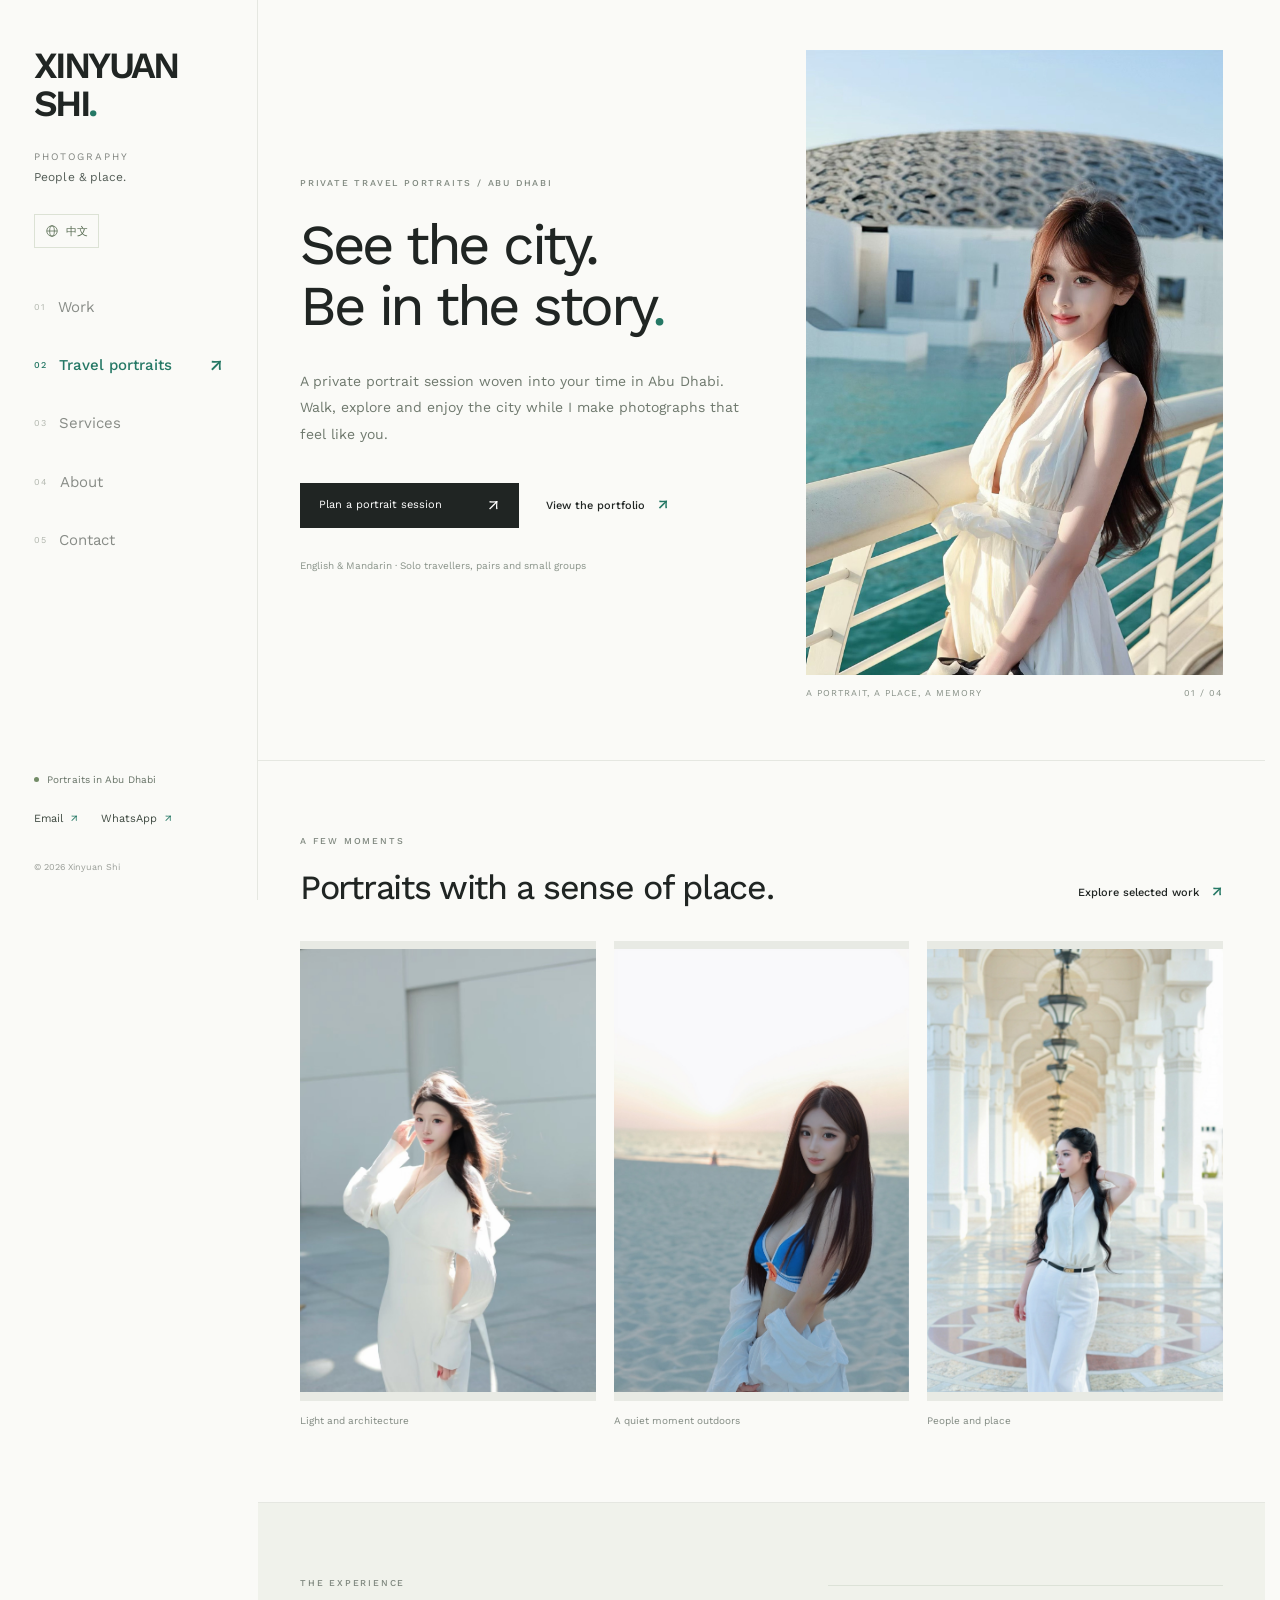
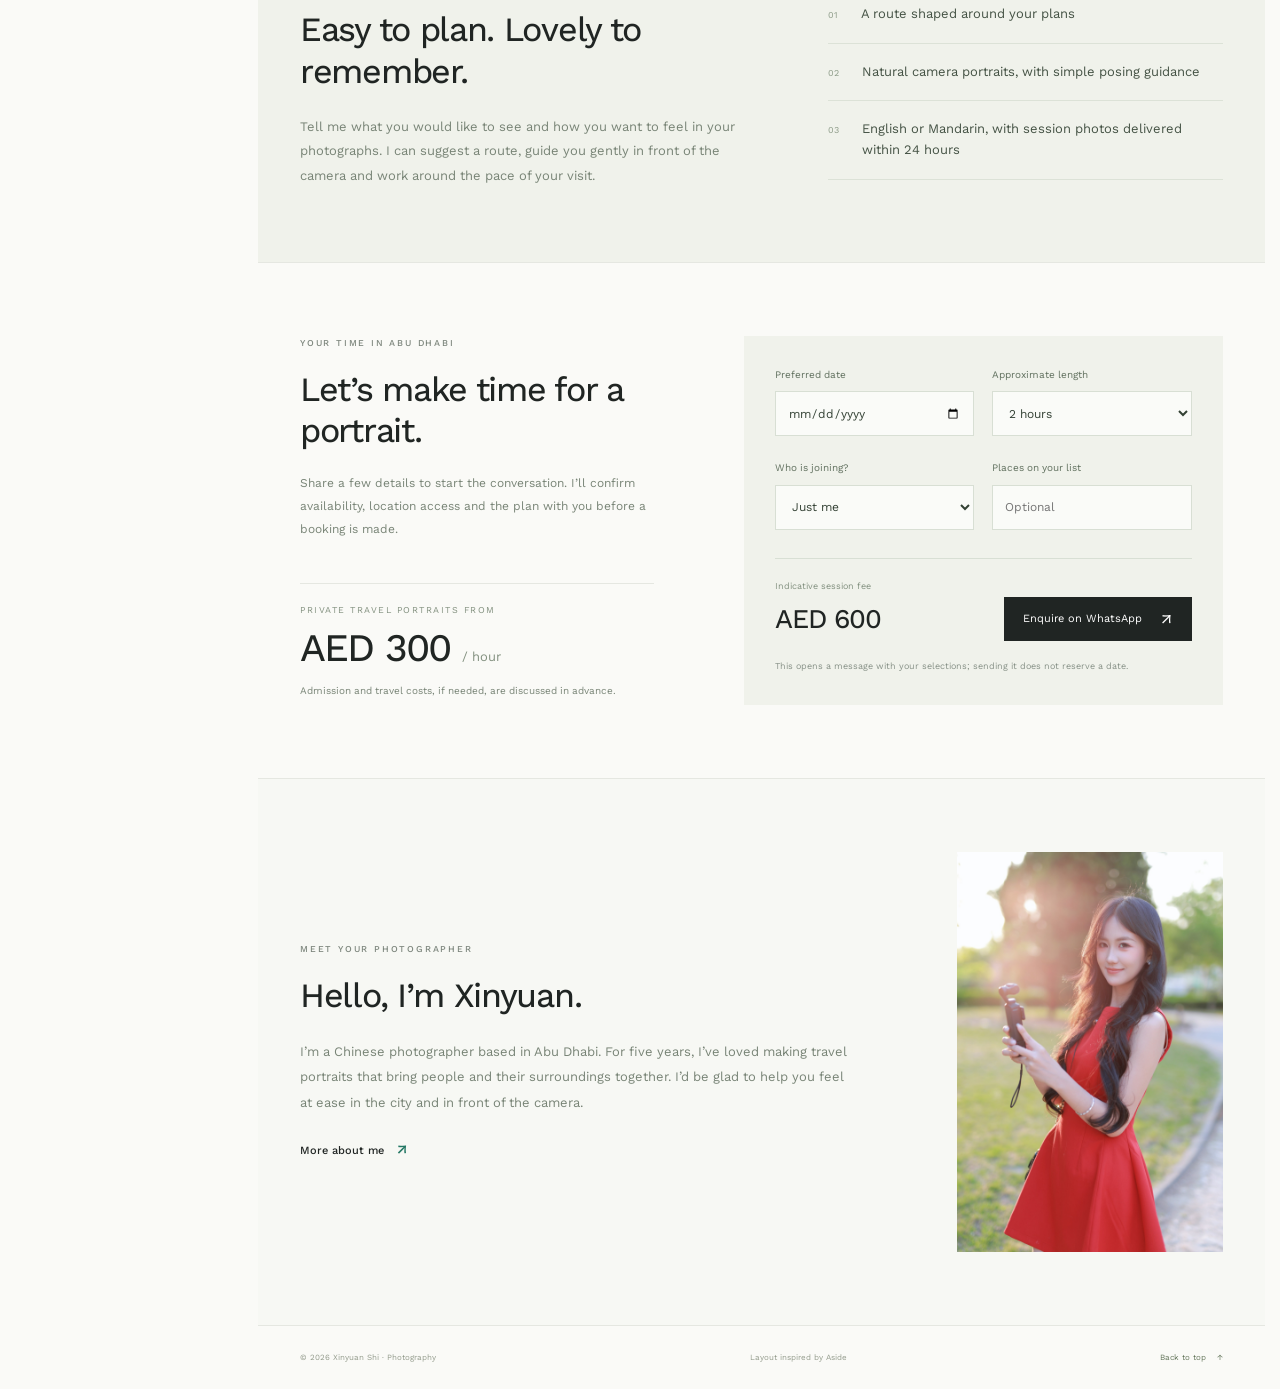
<file: travel-portraits.html>
<!doctype html>
<html lang="en">
<head>
  <meta charset="utf-8">
  <meta name="viewport" content="width=device-width, initial-scale=1">
  <meta name="theme-color" content="#fafaf7">
  <meta name="description" content="Private Abu Dhabi travel portraits with Xinyuan Shi. Natural portraits at the city's landmarks and along its streets, in English or Mandarin. Enquire from AED 300 per hour.">
  <meta property="og:type" content="website">
  <meta property="og:title" content="Abu Dhabi Travel Portraits — Xinyuan Shi">
  <meta property="og:description" content="Private Abu Dhabi travel portraits, with relaxed guidance in English or Mandarin. From AED 300 per hour.">
  <meta property="og:image" content="https://shi-xinyuan2004.github.io/portfolio-assets/work/display/104.jpg">
  <link rel="canonical" href="https://shi-xinyuan2004.github.io/travel-portraits.html">
  <title>Abu Dhabi Travel Portraits — Xinyuan Shi</title>
  <link rel="icon" href="portfolio-assets/monogram.svg" type="image/svg+xml">
  <link rel="preload" href="portfolio-assets/work-sans.ttf" as="font" type="font/ttf" crossorigin>
  <link rel="stylesheet" href="portfolio.css">
  <link rel="stylesheet" href="travel.css">
  <script src="locales.js" defer></script>
  <script src="travel-locales.js" defer></script>
  <script src="site.js" defer></script>
  <script src="travel.js" defer></script>
</head>
<body data-title-key="travel.page.title" data-description-key="travel.page.description">
  <a class="skip-link" href="#main" data-i18n="skip">Skip to content</a>
  <header class="mobile-header">
    <a class="mobile-brand" href="index.html#work" data-language-link>XINYUAN SHI<span>.</span></a>
    <div class="mobile-actions">
      <a href="#enquire"><span data-i18n="travel.enquireShort">Enquire</span> <span aria-hidden="true">↗</span></a>
      <button class="language-toggle mobile-language" type="button" data-language-toggle aria-label="Switch to Chinese" hidden><svg viewBox="0 0 24 24" aria-hidden="true"><circle cx="12" cy="12" r="9"/><ellipse cx="12" cy="12" rx="4" ry="9"/><path d="M3 12h18"/></svg><span data-language-label lang="zh-CN">中文</span></button>
      <button class="menu-toggle" type="button" aria-controls="site-sidebar" aria-expanded="false" aria-label="Open navigation"><span></span><span></span></button>
    </div>
  </header>
  <button class="menu-backdrop" type="button" aria-label="Close navigation" data-i18n-aria-label="navigation.close" hidden></button>
  <aside class="sidebar" id="site-sidebar" aria-label="Main navigation" data-i18n-aria-label="navigation.main">
    <a class="wordmark" href="index.html#work" data-language-link aria-label="Xinyuan Shi Photography, home" data-i18n-aria-label="navigation.home">XINYUAN<br>SHI<span>.</span></a>
    <p class="sidebar-description"><span data-i18n="brand.photography">PHOTOGRAPHY</span><br><span data-i18n="brand.tagline">People &amp; place.</span></p>
    <button class="language-toggle desktop-language" type="button" data-language-toggle aria-label="Switch to Chinese" hidden><svg viewBox="0 0 24 24" aria-hidden="true"><circle cx="12" cy="12" r="9"/><ellipse cx="12" cy="12" rx="4" ry="9"/><path d="M3 12h18"/></svg><span data-language-label lang="zh-CN">中文</span></button>
    <nav class="main-nav" aria-label="Portfolio" data-i18n-aria-label="navigation.portfolio">
      <a class="nav-link" href="index.html#work" data-language-link><span class="nav-index">01</span> <span data-i18n="navigation.work">Work</span> <span class="nav-arrow" aria-hidden="true">↗</span></a>
      <a class="nav-link active" href="travel-portraits.html" data-language-link aria-current="page"><span class="nav-index">02</span> <span data-i18n="navigation.travel">Travel portraits</span> <span class="nav-arrow" aria-hidden="true">↗</span></a>
      <a class="nav-link" href="services.html" data-language-link><span class="nav-index">03</span> <span data-i18n="navigation.services">Services</span> <span class="nav-arrow" aria-hidden="true">↗</span></a>
      <a class="nav-link" href="index.html#about" data-language-link><span class="nav-index">04</span> <span data-i18n="navigation.about">About</span> <span class="nav-arrow" aria-hidden="true">↗</span></a>
      <a class="nav-link" href="index.html#contact" data-language-link><span class="nav-index">05</span> <span data-i18n="navigation.contact">Contact</span> <span class="nav-arrow" aria-hidden="true">↗</span></a>
    </nav>
    <div class="sidebar-bottom">
      <p class="sidebar-location"><span class="small-dot" aria-hidden="true"></span> <span data-i18n="brand.location">Portraits in Abu Dhabi</span></p>
      <div class="sidebar-contact"><a href="mailto:shixinyuan20040121@gmail.com"><span data-i18n="contact.emailShort">Email</span> <span aria-hidden="true">↗</span></a><a href="https://wa.me/971509856429" target="_blank" rel="noopener noreferrer">WhatsApp <span aria-hidden="true">↗</span></a></div>
      <p class="sidebar-copyright">© <span data-year>2026</span> Xinyuan Shi</p>
    </div>
  </aside>
  <main id="main" class="page travel-page">
    <section class="travel-hero section-padding" aria-labelledby="travel-title">
      <div class="travel-hero-copy">
        <p class="eyebrow" data-i18n="travel.eyebrow">PRIVATE TRAVEL PORTRAITS / ABU DHABI</p>
        <h1 id="travel-title"><span data-i18n="travel.titleOne">See the city.</span><br><span data-i18n="travel.titleTwo">Be in the story</span><span class="accent" data-i18n="punctuation.period">.</span></h1>
        <p class="travel-intro" data-i18n="travel.intro">A private portrait session woven into your time in Abu Dhabi. Walk, explore and enjoy the city while I make photographs that feel like you.</p>
        <div class="travel-actions"><a class="contact-cta" href="#enquire"><span data-i18n="travel.cta">Plan a portrait session</span><span aria-hidden="true">↗</span></a><a class="text-link" href="index.html#work" data-language-link><span data-i18n="travel.workLink">View the portfolio</span><span aria-hidden="true">↗</span></a></div>
        <p class="travel-hero-note" data-i18n="travel.note">English &amp; Mandarin · Solo travellers, pairs and small groups</p>
      </div>
      <figure class="travel-hero-image"><img src="portfolio-assets/work/display/104.jpg" alt="Traveller portrait in Abu Dhabi" data-i18n-alt="travel.heroAlt" width="1333" height="2000" fetchpriority="high"><figcaption><span data-i18n="travel.heroCaption">A PORTRAIT, A PLACE, A MEMORY</span><span>01 / 04</span></figcaption></figure>
    </section>

    <section class="travel-work section-padding section-space" aria-labelledby="travel-work-title">
      <div class="section-heading"><div><p class="eyebrow" data-i18n="travel.workEyebrow">A FEW MOMENTS</p><h2 id="travel-work-title" data-i18n="travel.workTitle">Portraits with a sense of place.</h2></div><a class="text-link" href="index.html#work" data-language-link><span data-i18n="travel.allWork">Explore selected work</span><span aria-hidden="true">↗</span></a></div>
      <div class="travel-photo-grid">
        <figure><img src="portfolio-assets/work/display/003.jpg" alt="Front-facing portrait at an Abu Dhabi landmark" data-i18n-alt="travel.photoOneAlt" width="1333" height="2000" loading="lazy"><figcaption data-i18n="travel.photoOne">Light and architecture</figcaption></figure>
        <figure><img src="portfolio-assets/work/display/039.jpg" alt="Portrait outdoors in Abu Dhabi" data-i18n-alt="travel.photoTwoAlt" width="1333" height="2000" loading="lazy"><figcaption data-i18n="travel.photoTwo">A quiet moment outdoors</figcaption></figure>
        <figure><img src="portfolio-assets/work/display/032.jpg" alt="Portrait in the Grand Mosque colonnade" data-i18n-alt="travel.photoThreeAlt" width="1333" height="2000" loading="lazy"><figcaption data-i18n="travel.photoThree">People and place</figcaption></figure>
      </div>
    </section>

    <section class="travel-offer section-padding section-space" aria-labelledby="travel-offer-title">
      <div><p class="eyebrow" data-i18n="travel.offerEyebrow">THE EXPERIENCE</p><h2 id="travel-offer-title" data-i18n="travel.offerTitle">Easy to plan. Lovely to remember.</h2><p class="travel-offer-intro" data-i18n="travel.offerIntro">Tell me what you would like to see and how you want to feel in your photographs. I can suggest a route, guide you gently in front of the camera and work around the pace of your visit.</p></div>
      <div class="travel-offer-details"><div><span>01</span><p data-i18n="travel.detailOne">A route shaped around your plans</p></div><div><span>02</span><p data-i18n="travel.detailTwo">Natural camera portraits, with simple posing guidance</p></div><div><span>03</span><p data-i18n="travel.detailThree">English or Mandarin, with session photos delivered within 24 hours</p></div></div>
    </section>

    <section id="enquire" class="travel-enquire section-padding section-space" aria-labelledby="travel-enquire-title">
      <div class="travel-enquire-copy"><p class="eyebrow" data-i18n="travel.enquireEyebrow">YOUR TIME IN ABU DHABI</p><h2 id="travel-enquire-title" data-i18n="travel.enquireTitle">Let’s make time for a portrait.</h2><p data-i18n="travel.enquireCopy">Share a few details to start the conversation. I’ll confirm availability, location access and the plan with you before a booking is made.</p><div class="travel-rate"><span data-i18n="travel.rateLabel">PRIVATE TRAVEL PORTRAITS FROM</span><strong>AED 300 <small data-i18n="travel.perHour">/ hour</small></strong></div><p class="travel-rate-note" data-i18n="travel.rateNote">Admission and travel costs, if needed, are discussed in advance.</p></div>
      <div class="travel-form" id="travel-form"><div class="travel-form-grid"><label for="travel-date"><span data-i18n="travel.dateLabel">Preferred date</span><input id="travel-date" type="date"></label><label for="travel-hours"><span data-i18n="travel.hoursLabel">Approximate length</span><select id="travel-hours"><option value="1" data-i18n="travel.oneHour">1 hour</option><option value="2" selected data-i18n="travel.twoHours">2 hours</option><option value="3" data-i18n="travel.threeHours">3 hours</option><option value="4" data-i18n="travel.fourHours">4 hours</option><option value="6" data-i18n="travel.sixHours">6 hours</option></select></label><label for="travel-people"><span data-i18n="travel.peopleLabel">Who is joining?</span><select id="travel-people"><option value="solo" data-i18n="travel.solo">Just me</option><option value="pair" data-i18n="travel.pair">Two people</option><option value="group" data-i18n="travel.group">Small group</option></select></label><label for="travel-location"><span data-i18n="travel.locationLabel">Places on your list</span><input id="travel-location" type="text" maxlength="120" placeholder="Optional" data-i18n-placeholder="travel.optional" autocomplete="off"></label></div><div class="travel-form-bottom"><div><span data-i18n="travel.estimateLabel">Indicative session fee</span><output id="travel-estimate">AED 600</output></div><a id="travel-whatsapp" class="contact-cta" href="https://wa.me/971509856429" target="_blank" rel="noopener noreferrer"><span data-i18n="travel.messageCta">Enquire on WhatsApp</span><span aria-hidden="true">↗</span></a></div><p class="travel-form-note" data-i18n="travel.formNote">This opens a message with your selections; sending it does not reserve a date.</p></div>
    </section>

    <section class="travel-end section-padding section-space" aria-labelledby="travel-end-title"><div><p class="eyebrow" data-i18n="travel.endEyebrow">MEET YOUR PHOTOGRAPHER</p><h2 id="travel-end-title" data-i18n="travel.endTitle">Hello, I’m Xinyuan.</h2><p data-i18n="travel.endCopy">I’m a Chinese photographer based in Abu Dhabi. For five years, I’ve loved making travel portraits that bring people and their surroundings together. I’d be glad to help you feel at ease in the city and in front of the camera.</p><a class="text-link" href="index.html#about" data-language-link><span data-i18n="travel.aboutLink">More about me</span><span aria-hidden="true">↗</span></a></div><img src="portfolio-assets/photographer-xinyuan-shi.jpg" alt="Xinyuan Shi, photographer in Abu Dhabi" data-i18n-alt="travel.portraitAlt" width="1200" height="1800" loading="lazy"></section>
    <footer class="site-footer section-padding"><span>© <span data-year>2026</span> Xinyuan Shi · <span data-i18n="footer.photography">Photography</span></span><span data-visitor-count class="visitor-count" hidden></span><span><span data-i18n="footer.credit">Layout inspired by</span> <a href="https://uicookies.com/downloads/aside-free-html5-bootstrap-4-website-template-photography/" target="_blank" rel="noopener noreferrer">Aside</a></span><a href="#main"><span data-i18n="footer.top">Back to top</span> <span aria-hidden="true">↑</span></a></footer>
  </main>
  <div id="copy-status" class="toast" role="status" aria-live="polite"></div>
</body>
</html>
</file>
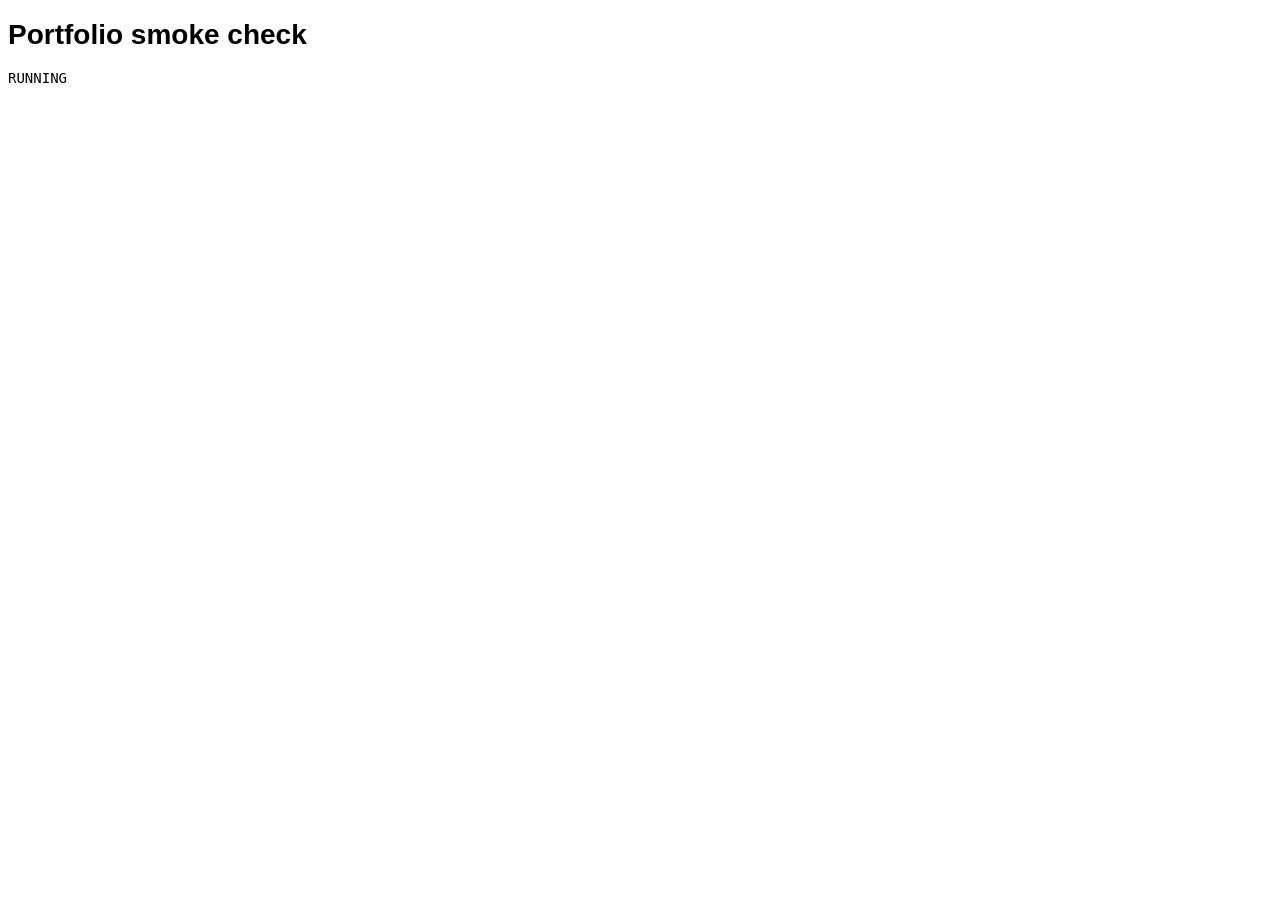
<file: tests/site-smoke.html>
<!doctype html>
<html lang="en"><meta charset="utf-8"><title>Portfolio smoke check</title>
<style>iframe{position:absolute;left:-10000px;width:1440px;height:800px}body{font:14px sans-serif}</style>
<h1>Portfolio smoke check</h1><pre id="result">RUNNING</pre>
<script>
(async () => {
  const checks = [];
  const expect = (name, condition) => checks.push({name, pass: Boolean(condition)});
  const uncropped = img => {
    const style = img.ownerDocument.defaultView.getComputedStyle(img);
    const bounds = img.getBoundingClientRect();
    const width = img.naturalWidth || img.width;
    const height = img.naturalHeight || img.height;
    return style.objectFit !== 'cover' && bounds.width > 0 && Math.abs(bounds.width / bounds.height - width / height) < 0.02;
  };
  const load = source => new Promise((resolve, reject) => {
    const frame = document.createElement('iframe');
    frame.src = source;
    frame.onload = () => resolve(frame);
    frame.onerror = reject;
    document.body.append(frame);
  });
  try {
    const home = await load('../index.html?lang=en');
    const d = home.contentDocument;
    expect('default English', d.documentElement.lang === 'en');
    expect('28 selected photographs', d.querySelectorAll('.photo-button').length === 28);
    expect('selected work is the first photo section', !d.querySelector('.hero-feature, [data-open-photo]') && d.querySelector('.gallery-toolbar').getBoundingClientRect().top < 260);
    expect('first row leads with the chosen direct portraits', [...d.querySelectorAll('.photo-row:first-child .photo-button')].map(button => button.dataset.photoId).join(',') === 'frame-104,frame-003,frame-039');
    expect('first six selected works prioritize frontal portraits', [...d.querySelectorAll('.photo-button')].slice(0, 6).map(button => button.dataset.photoId).join(',') === 'frame-104,frame-003,frame-039,frame-062,frame-097,frame-083');
    const galleryRows = [...d.querySelectorAll('.photo-row')];
    expect('gallery rows align without masonry gaps', galleryRows.every(row => {
      const frames = [...row.querySelectorAll('.photo-button')].map(button => button.getBoundingClientRect());
      return frames.length >= 2 && frames.every(frame => Math.abs(frame.top - frames[0].top) < 2 && Math.abs(frame.bottom - frames[0].bottom) < 2);
    }));
    expect('all selected thumbnails have alt text', [...d.querySelectorAll('.photo-button img')].every(img => img.alt && img.src.includes('/thumb/')));
    expect('Series section and links removed', !d.querySelector('#series, [href="#series"], [data-series]'));
    expect('home navigation includes travel portraits', [...d.querySelectorAll('.main-nav .nav-index')].map(node => node.textContent.trim()).join(',') === '01,02,03,04,05' && !!d.querySelector('.main-nav [href*="travel-portraits.html"]'));
    expect('Other stories removed', !d.querySelector('[data-filter="stories"]') && !d.body.textContent.includes('Other stories'));
    expect('gallery uses natural photo proportions', [...d.querySelectorAll('.photo-button img')].every(uncropped));
    const aboutPortrait = d.querySelector('.about-portrait img');
    aboutPortrait.loading = 'eager';
    await aboutPortrait.decode().catch(() => {});
    expect('photographer portrait loads in About without crop', aboutPortrait.naturalWidth === 1200 && aboutPortrait.naturalHeight === 1800 && uncropped(aboutPortrait) && aboutPortrait.alt.includes('Xinyuan Shi'));
    d.querySelector('[data-filter="water"]').click();
    expect('water filter opens its selected photographs', d.querySelector('[data-filter="water"]').getAttribute('aria-pressed') === 'true' && d.querySelectorAll('.photo-button').length === 9);
    d.querySelector('[data-filter="all"]').click();
    d.querySelector('.photo-button').click();
    expect('first selected photograph opens viewer', d.querySelector('#lightbox').open && d.querySelector('#lightbox-image').src.includes('/display/104.jpg'));
    d.querySelector('.lightbox-close').click();
    d.querySelector('.archive-toggle').click();
    expect('all 93 photographs open', d.querySelectorAll('.photo-button').length === 93);
    expect('archive switch expanded', d.querySelector('.archive-toggle').getAttribute('aria-expanded') === 'true');
    const uprightIds = ['083', '084', '085', '086', '087', '088', '109'];
    const uprightThumbs = await Promise.all(uprightIds.map(id => new Promise(resolve => {
      const img = new Image();
      img.onload = () => resolve(img);
      img.onerror = () => resolve(null);
      img.src = `../portfolio-assets/work/thumb/${id}.jpg`;
    })));
    expect('EXIF-rotated portraits are upright', uprightThumbs.every(img => img && img.naturalHeight > img.naturalWidth));
    const canvas = document.createElement('canvas');
    canvas.width = canvas.height = 20;
    const context = canvas.getContext('2d');
    context.drawImage(uprightThumbs[4], 0, 0, 20, 20);
    const sample = context.getImageData(0, 0, 20, 20).data;
    expect('sunset portrait is visible rather than black', [...sample].some((value, index) => index % 4 !== 3 && value > 80));
    d.querySelector('[data-filter="art"]').click();
    expect('art filter shows 26 photographs', d.querySelectorAll('.photo-button').length === 26);
    d.querySelector('.desktop-language').click();
    expect('Chinese switch works', d.documentElement.lang === 'zh-CN' && d.querySelector('[data-filter="art"] [data-i18n]').textContent === '艺术与建筑');
    expect('photographer portrait alt switches to Chinese', aboutPortrait.alt.includes('摄影师'));
    expect('Chinese About and Contact numbering updated', d.querySelector('[data-i18n="about.eyebrow"]').textContent === '04 / 关于我' && d.querySelector('[data-i18n="contact.eyebrow"]').textContent === '05 / 联系我');
    d.querySelector('.photo-button').click();
    expect('viewer opens display image', d.querySelector('#lightbox').open && d.querySelector('#lightbox-image').src.includes('/display/'));
    d.querySelector('.lightbox-close').click();
    expect('viewer closes', !d.querySelector('#lightbox').open);
    d.querySelector('.archive-toggle').click();
    expect('selected art view restores', d.querySelectorAll('.photo-button').length === 9);
    home.remove();

    const service = await load('../services.html?lang=en');
    const s = service.contentDocument;
    expect('services navigation has five numbered entries', [...s.querySelectorAll('.main-nav .nav-index')].map(node => node.textContent.trim()).join(',') === '01,02,03,04,05' && !s.querySelector('[href*="#series"]'));
    expect('services image loaded', s.querySelector('.services-hero-image img').complete && s.querySelector('.services-hero-image img').naturalWidth > 0);
    expect('services portrait uses natural proportions', uncropped(s.querySelector('.services-hero-image img')));
    expect('hourly iPhone minimum AED 398', s.querySelector('#quote-total').textContent.includes('398'));
    s.querySelector('[data-choose-equipment="camera"]').click();
    expect('camera minimum AED 478', s.querySelector('#quote-total').textContent.includes('478'));
    s.querySelector('#session-party').value = 'group';
    s.querySelector('#session-party').dispatchEvent(new Event('change', {bubbles:true}));
    expect('whole-group supplement AED 50 per hour', s.querySelector('#quote-total').textContent.includes('578'));
    s.querySelector('[data-choose-day]').click();
    expect('group full day AED 1990', s.querySelector('#quote-total').textContent.includes('1,990') && s.querySelector('[data-price="dayGroup"]').textContent === '1,990');
    s.querySelector('#session-party').value = 'solo';
    s.querySelector('#session-party').dispatchEvent(new Event('change', {bubbles:true}));
    expect('solo full day AED 1590', s.querySelector('#quote-total').textContent.includes('1,590') && s.querySelector('[data-price="daySolo"]').textContent === '1,590');
    s.querySelector('.desktop-language').click();
    expect('services Chinese switch works', s.documentElement.lang === 'zh-CN');
    service.remove();

    const travel = await load('../travel-portraits.html?lang=en');
    const p = travel.contentDocument;
    expect('travel page defaults to English and shows AED 300 hourly', p.documentElement.lang === 'en' && p.querySelector('.travel-rate strong').textContent.includes('300'));
    await Promise.all([...p.querySelectorAll('.travel-photo-grid img')].map(async img => { img.loading = 'eager'; await img.decode().catch(() => {}); }));
    expect('travel portfolio images load without cropping', [...p.querySelectorAll('.travel-photo-grid img')].every(img => img.complete && img.naturalWidth > 0 && p.defaultView.getComputedStyle(img).objectFit === 'contain'));
    p.querySelector('#travel-date').value = '2026-11-15';
    p.querySelector('#travel-date').dispatchEvent(new Event('input', {bubbles:true}));
    p.querySelector('#travel-hours').value = '3';
    p.querySelector('#travel-hours').dispatchEvent(new Event('change', {bubbles:true}));
    p.querySelector('#travel-location').value = 'Corniche';
    p.querySelector('#travel-location').dispatchEvent(new Event('input', {bubbles:true}));
    const englishMessage = new URL(p.querySelector('#travel-whatsapp').href).searchParams.get('text');
    expect('travel enquiry includes date, place and AED 900 estimate', p.querySelector('#travel-estimate').textContent.includes('900') && englishMessage.includes('2026-11-15') && englishMessage.includes('Corniche') && englishMessage.includes('AED 900'));
    p.querySelector('.desktop-language').click();
    const chineseMessage = new URL(p.querySelector('#travel-whatsapp').href).searchParams.get('text');
    expect('travel Chinese switch updates copy and enquiry', p.documentElement.lang === 'zh-CN' && p.querySelector('#travel-enquire-title').textContent.includes('约一场') && chineseMessage.includes('石鑫媛'));
    travel.remove();
  } catch (error) {
    checks.push({name: String(error), pass: false});
  }
  document.getElementById('result').textContent = JSON.stringify({passed: checks.filter(c => c.pass).length, total: checks.length, checks});
})();
</script>
</html>
</file>
<file: portfolio.css>
@font-face{font-family:"Work Sans";src:url("portfolio-assets/work-sans.ttf") format("truetype");font-style:normal;font-weight:100 900;font-display:swap}
:root{--paper:#fafaf7;--white:#fff;--ink:#202523;--muted:#818580;--line:#e5e7e1;--accent:#257865;--sidebar-width:258px;--gutter:42px}
*{box-sizing:border-box}
html{scroll-behavior:smooth;scroll-padding-top:34px;scrollbar-gutter:stable}
body{margin:0;background:var(--paper);color:var(--ink);font-family:"Work Sans",Arial,"PingFang SC","Microsoft YaHei",sans-serif;font-size:15px;line-height:1.65;-webkit-font-smoothing:antialiased}
button,a{-webkit-tap-highlight-color:transparent;touch-action:manipulation}
button{font:inherit;color:inherit;cursor:pointer}
a{color:inherit;text-decoration:none}
button,figure,p,h1,h2,h3{margin:0}
button{border:0}
button:focus-visible,a:focus-visible{outline:2px solid var(--accent);outline-offset:5px}
img{display:block;max-width:100%}
::selection{background:#dce9dc;color:var(--ink)}
[hidden]{display:none!important}
.sr-only{position:absolute;width:1px;height:1px;padding:0;margin:-1px;overflow:hidden;clip:rect(0,0,0,0);white-space:nowrap;border:0}
.skip-link{position:fixed;top:-100px;left:18px;z-index:100;padding:10px 18px;background:var(--ink);color:white}
.skip-link:focus{top:15px}
.sidebar{position:fixed;inset:0 auto 0 0;width:var(--sidebar-width);padding:47px 34px 25px;border-right:1px solid var(--line);display:flex;flex-direction:column;background:var(--paper);z-index:20;overflow-y:auto}
.wordmark{align-self:flex-start;font-weight:600;font-size:37px;line-height:1.02;letter-spacing:-2.6px}
.wordmark>span,.mobile-brand>span,.lightbox-brand>span{color:var(--accent)}
.sidebar-description{font-size:10px;letter-spacing:2px;line-height:1.9;margin-top:25px;color:var(--muted)}
.sidebar-description>span:last-child{font-size:12px;letter-spacing:.1px;color:#545d57}
.main-nav{margin-top:33px;display:grid;gap:7px}
.nav-link{display:flex;align-items:center;gap:13px;padding:10px 0;font-size:15px;font-weight:400;color:#888c87;transition:color .18s}
.nav-index{font-size:9px;letter-spacing:.5px;color:#b1b6ae}
.nav-arrow{margin-left:auto;font-size:19px;opacity:0;transform:translate(-3px,3px);transition:opacity .18s,transform .18s}
.nav-link:hover,.nav-link.active{color:var(--accent)}
.nav-link.active{font-weight:500}
.nav-link.active .nav-index{color:var(--accent)}
.nav-link.active .nav-arrow,.nav-link:hover .nav-arrow{opacity:1;transform:none}
.sidebar-bottom{margin-top:auto;padding-top:70px}
.sidebar-location{display:flex;align-items:center;gap:8px;font-size:10px;letter-spacing:.1px;color:#667266}
.small-dot{display:inline-block;width:5px;height:5px;flex-shrink:0;border-radius:50%;background:#738c67}
.sidebar-contact{display:flex;gap:23px;margin-top:22px;font-size:11px;color:#3e4940}
.sidebar-contact a:hover{color:var(--accent)}
.sidebar-contact a>span[aria-hidden]{margin-left:3px;color:var(--accent)}
.sidebar-copyright{margin-top:32px;font-size:9px;color:#9a9e98}
.mobile-header,.menu-backdrop{display:none}
.page{margin-left:var(--sidebar-width);max-width:2100px}
.section-padding{padding-left:var(--gutter);padding-right:var(--gutter)}
.work-header{padding-top:38px;padding-bottom:25px}
.work-topline{display:flex;align-items:center;justify-content:space-between;gap:20px}
.eyebrow{font-size:9px;font-weight:500;letter-spacing:1.8px;color:#7c857c}
.preview-label{display:flex;align-items:center;gap:6px;font-size:9px;color:#858a80;white-space:nowrap}
.preview-label>span[aria-hidden]{height:5px;width:5px;border-radius:50%;background:#aaa58c}
.work-heading{display:flex;justify-content:space-between;align-items:center;gap:30px;margin-top:24px}
h1{font-size:clamp(33px,3.8vw,53px);line-height:1.13;font-weight:450;letter-spacing:-2.6px}
h1>.accent,.about-copy h2>.accent,.contact-intro h2>.accent{color:var(--accent)}
.work-intro{font-size:12px;color:var(--muted);margin-top:12px;letter-spacing:.05px}
.text-link{display:inline-flex;align-items:center;gap:12px;font-size:11px;font-weight:500;line-height:1.4}
.text-link>span[aria-hidden]{color:var(--accent);font-size:16px;transition:transform .18s}
.text-link:hover>span[aria-hidden]{transform:translate(2px,-2px)}
.header-contact{white-space:nowrap}
.gallery-toolbar{display:flex;justify-content:space-between;align-items:center;gap:12px;padding-top:20px;padding-bottom:18px;border-top:1px solid var(--line)}
.filters{display:flex;gap:26px;flex-wrap:wrap}
.filter-button{position:relative;padding:0 0 5px;background:none;font-size:11px;color:#8b9189;white-space:nowrap}
.filter-button>sup{font-size:8px;vertical-align:top;margin-left:4px;font-weight:400;line-height:1.6;color:#a1a79d}
.filter-button.active,.filter-button:hover{color:var(--ink)}
.filter-button::after{position:absolute;content:"";height:1px;background:var(--accent);bottom:0;left:0;right:0;transform:scaleX(0);transform-origin:left;transition:transform .18s}
.filter-button.active::after{transform:scaleX(1)}
.gallery-instruction{font-size:9px;color:#a1a69c;white-space:nowrap}
.gallery-instruction>span[aria-hidden]{margin-left:6px;color:#798575}
.photo-gallery{display:flex;flex-direction:column;gap:13px;padding:0 16px}
.photo-row{display:grid;align-items:start;gap:13px;min-width:0}
.photo{position:relative}
.photo-button{position:relative;display:block;overflow:hidden;width:100%;padding:0;background:#e7e7dd;text-align:left}
.photo-button img{width:100%;height:auto}
.photo-shade{position:absolute;inset:40% 0 0;background:linear-gradient(transparent,#0c181277);opacity:0;transition:opacity .25s}
.photo-caption{position:absolute;left:19px;right:19px;bottom:17px;display:flex;align-items:end;justify-content:space-between;gap:12px;color:#fff;opacity:0;transform:translateY(5px);transition:opacity .25s,transform .25s}
.photo-caption strong{font-size:14px;font-weight:450;line-height:1.25;display:block}
.photo-caption small{font-size:9px;letter-spacing:.4px;display:block;opacity:.85;margin-top:5px}
.photo-caption>span:last-child{font-size:23px;font-weight:300;line-height:1}
.photo-button:is(:hover,:focus-visible) .photo-caption{opacity:1;transform:none}
.photo-button:is(:hover,:focus-visible) .photo-shade{opacity:1}
.photo-button:focus-visible{outline-offset:-5px;outline-color:#fff}
.photo-error{position:absolute;inset:0;display:grid;place-content:center;gap:8px;background:#e5e7df;color:#6c7567;text-align:center;font-size:12px}
.photo-error small{font-size:10px}
.gallery-actions{display:flex;align-items:center;justify-content:space-between;flex-wrap:wrap;gap:16px;padding-top:25px;padding-bottom:38px}
.gallery-actions .text-link{color:#515f50;white-space:nowrap}
.archive-toggle{display:inline-flex;align-items:center;gap:12px;padding:11px 16px;background:var(--ink);color:#fff;font-size:11px;line-height:1.2;transition:background .18s}
.archive-toggle:hover{background:var(--accent)}
.archive-toggle .archive-count{font-size:9px;color:#c3d5c8}
.archive-toggle .archive-count:empty{display:none}
.archive-toggle>span:last-child{font-size:16px}
.section-space{padding-top:73px;padding-bottom:73px;border-top:1px solid var(--line)}
.section-heading{display:flex;justify-content:space-between;align-items:end;gap:30px;margin-bottom:32px}
h2{font-weight:450;font-size:34px;line-height:1.23;letter-spacing:-1.3px;margin-top:18px}
.section-description{font-size:11px;line-height:1.8;color:var(--muted);text-align:right}
.about-section{display:grid;grid-template-columns:minmax(0,.9fr) minmax(0,1.1fr);align-items:center;gap:clamp(38px,5vw,100px)}
.about-portrait{width:min(100%,480px)}
.about-portrait img{width:100%;height:auto;background:#eceee6}
.about-portrait figcaption{display:flex;justify-content:space-between;align-items:start;gap:18px;padding-top:12px;font-size:9px;line-height:1.5;letter-spacing:1px;color:#7c857c}
.about-portrait figcaption span:last-child{text-align:right}
.about-copy h2{font-size:38px;margin-bottom:24px}
.about-copy>p:not(.eyebrow){font-size:12px;line-height:1.95;color:#81897b;margin-top:14px;max-width:420px}
.about-copy>.text-link{margin-top:29px;color:#3f503c}
.contact-section{display:grid;grid-template-columns:1fr 1.1fr;gap:65px;background:#f0f2eb}
.contact-intro h2{font-size:43px;line-height:1.17;margin-top:20px;margin-bottom:20px}
.contact-intro>p:not(.eyebrow){font-size:12px;color:#838d7c;line-height:1.85}
.contact-cta{display:inline-flex;align-items:center;gap:45px;background:var(--ink);color:#fff;font-size:11px;padding:13px 19px;margin-top:28px;transition:background .18s}
.contact-cta:hover{background:var(--accent)}
.contact-cta>span[aria-hidden]{font-size:17px;line-height:1}
.contact-list{padding-top:4px;min-width:0}
.contact-row{padding:18px 0 21px;border-bottom:1px solid #dbe0d4}
.contact-row:first-child{padding-top:0}
.contact-row:last-child{border-bottom:0}
.contact-label{display:block;font-size:8px;letter-spacing:1.6px;color:#8b9583;margin-bottom:9px}
.contact-value{font-size:16px;font-weight:400;letter-spacing:-.4px;line-height:1.6;overflow-wrap:anywhere}
a.contact-value{display:flex;justify-content:space-between;align-items:center;gap:10px}
.contact-value>span{color:var(--accent);font-size:18px;flex-shrink:0}
a.contact-value:hover{color:var(--accent)}
.wechat-line{display:flex;align-items:center;justify-content:space-between;gap:16px}
.copy-button{display:inline-flex;align-items:center;gap:6px;flex-shrink:0;background:transparent;padding:6px 0;font-size:9px;color:#6d7b65}
.copy-button svg{height:15px;width:15px}
.copy-button:hover{color:var(--accent)}
.site-footer{border-top:1px solid var(--line);padding-top:25px;padding-bottom:25px;display:flex;justify-content:space-between;flex-wrap:wrap;gap:15px;font-size:8px;color:#939b8c}
.site-footer>span:nth-child(2)>a{text-decoration:underline;text-underline-offset:3px}
.site-footer>a{color:#64765b}
.site-footer>a>span[aria-hidden]{margin-left:8px}
.visitor-count{display:inline-flex;align-items:center;min-height:20px}
.visitor-count img{display:block;height:20px;width:auto;max-width:none}
.lightbox{position:fixed;inset:0;width:100%;height:100%;max-width:none;max-height:none;border:0;padding:0;margin:0;background:#131b17;color:#f6f7f1;overflow:hidden}
.lightbox::backdrop{background:#131b17}
.lightbox[open]{display:grid;grid-template-rows:75px minmax(0,1fr) 95px}
.lightbox-top{display:flex;align-items:center;justify-content:space-between;gap:15px;padding:0 32px;border-bottom:1px solid #ffffff13}
.lightbox-brand{font-size:12px;letter-spacing:1px;font-weight:500}
.lightbox-brand>span{color:#a0bf91}
.lightbox-sample{font-size:8px;letter-spacing:1.8px;color:#889c88}
.icon-button{height:44px;width:44px;flex-shrink:0;display:grid;place-content:center;background:transparent;color:inherit}
.icon-button svg{height:21px;width:21px;fill:none;stroke:currentColor;stroke-width:1.3}
.icon-button:hover{color:#b7d8a6}
.lightbox-stage{display:grid;grid-template-columns:60px minmax(0,1fr) 60px;align-items:center;gap:15px;padding:22px;min-height:0}
.lightbox-stage>img{max-width:100%;max-height:100%;width:100%;height:100%;object-fit:contain;min-height:0}
.lightbox-stage>button{justify-self:center}
.lightbox-bottom{padding:20px 36px;display:flex;align-items:center;justify-content:space-between;gap:20px;border-top:1px solid #ffffff13}
.lightbox-bottom h2{font-size:15px;font-weight:400;letter-spacing:-.2px;margin:0}
.lightbox-bottom p{font-size:9px;color:#93a08d;margin-top:4px}
#lightbox-counter{font-size:10px;color:#8b9c82;letter-spacing:1px}
.lightbox-bottom>a{font-size:11px}
.lightbox-bottom>a>span[aria-hidden]{margin-left:13px;color:#a5c299}
body.viewer-open{overflow:hidden}
.toast{position:fixed;z-index:100;bottom:24px;left:calc(50% + var(--sidebar-width)/2);transform:translate(-50%,15px);opacity:0;pointer-events:none;background:var(--ink);color:white;font-size:12px;line-height:1.6;padding:12px 21px;max-width:calc(100vw - 36px);transition:opacity .2s,transform .2s}
.toast.visible{opacity:1;transform:translate(-50%,0)}
.language-toggle{display:inline-flex;align-items:center;justify-content:center;gap:7px;min-height:34px;padding:6px 10px;border:1px solid #dce2d5;background:transparent;color:#566a50;font-size:11px;line-height:1;white-space:nowrap;transition:background .18s,border-color .18s}
.language-toggle svg{height:14px;width:14px;fill:none;stroke:currentColor;stroke-width:1.3;flex-shrink:0}
.language-toggle:hover{background:#edf1e7;border-color:#b9cbb0}
.desktop-language{margin-top:25px;align-self:flex-start}
.lightbox-actions{display:flex;align-items:center;gap:14px}
.lightbox .language-toggle{color:#c0d4b4;border-color:#ffffff2c}
.lightbox .language-toggle:hover{background:#ffffff0a;border-color:#b9cbb0}
.lightbox .language-toggle:focus-visible{outline-color:#b7d8a6}
@media(min-width:1800px){:root{--sidebar-width:285px;--gutter:60px}.sidebar{padding-left:45px;padding-right:45px}.photo-gallery,.photo-row{gap:18px}.photo-gallery{padding:0 24px}}
@media(max-width:1250px){:root{--sidebar-width:225px;--gutter:30px}.sidebar{padding-left:27px;padding-right:27px}.wordmark{font-size:34px}.gallery-instruction{display:none}.about-section,.contact-section{gap:38px}.contact-value{font-size:14px}.about-copy h2{font-size:33px}.section-description{font-size:10px}}
@media(max-width:960px){.work-topline{align-items:start;gap:12px}.eyebrow{font-size:8px;letter-spacing:1.2px}.preview-label{font-size:8px}.header-contact{display:none}.filters{gap:22px}.about-section{grid-template-columns:1fr;gap:32px}.about-portrait{width:min(100%,420px)}.about-copy{max-width:520px}.contact-section{grid-template-columns:1fr;gap:40px}.contact-intro h2{font-size:38px}.contact-value{font-size:17px}.section-description{text-align:left}}
@media(max-width:760px){
  :root{--sidebar-width:260px;--gutter:23px}
  html{scroll-padding-top:91px}
  .mobile-header{height:68px;padding:0 23px;display:flex;align-items:center;justify-content:space-between;position:sticky;top:0;background:rgba(250,250,247,.97);border-bottom:1px solid var(--line);backdrop-filter:blur(10px);z-index:30}
  .mobile-brand{font-size:13px;font-weight:600;letter-spacing:-.6px}
  .mobile-actions{display:flex;align-items:center;gap:14px;font-size:10px;color:#6e7c64}
  .mobile-language{padding:5px 7px;font-size:10px;gap:5px;min-height:34px}
  .desktop-language{display:none}
  .menu-toggle{position:relative;height:36px;width:29px;display:grid;place-content:center;gap:6px;background:transparent;padding:0;z-index:31}
  .menu-toggle>span{display:block;height:1px;width:20px;background:var(--ink);transition:transform .2s}
  .menu-toggle[aria-expanded="true"]>span:first-child{transform:translateY(3.5px) rotate(45deg)}
  .menu-toggle[aria-expanded="true"]>span:last-child{transform:translateY(-3.5px) rotate(-45deg)}
  .sidebar{top:68px;transform:translateX(-100%);transition:transform .25s;z-index:25;padding-top:30px}
  body.menu-open .sidebar{transform:none}
  body.menu-open{overflow:hidden}
  .sidebar .wordmark{font-size:31px}
  .sidebar-description{margin-top:17px}
  .main-nav{margin-top:36px}
  .sidebar-bottom{padding-top:35px}
  .sidebar-copyright{margin-top:20px}
  .menu-backdrop:not([hidden]){display:block;position:fixed;inset:68px 0 0;background:#1b2a2360;z-index:24;cursor:default}
  .page{margin-left:0}
  .work-header{padding-top:27px;padding-bottom:20px}
  .work-topline{align-items:center;gap:10px;flex-wrap:wrap}
  .work-heading{margin-top:22px}
  h1{font-size:37px;letter-spacing:-1.9px}
  .work-intro{font-size:11px;margin-top:11px}
  .gallery-toolbar{padding-top:17px;padding-bottom:15px}
  .filters{gap:22px}
  .filter-button{font-size:10px;padding-bottom:6px}
  .filter-button>sup{font-size:7px;margin-left:2px}
  .photo-gallery,.photo-row{gap:8px}
  .photo-gallery{padding:0 9px}
  .photo-caption{left:10px;right:10px;bottom:12px}
  .photo-caption strong{font-size:11px}
  .photo-caption small{font-size:7px}
  .photo-caption>span:last-child{font-size:18px}
  .gallery-actions{padding-top:20px;padding-bottom:28px;gap:12px}
  .gallery-actions .text-link{font-size:9px;gap:8px}
  .section-space{padding-top:49px;padding-bottom:49px}
  .section-heading{display:block;margin-bottom:26px}
  h2{font-size:29px;letter-spacing:-1.1px;margin-top:14px}
  .section-description{font-size:10px;margin-top:18px}
  .about-portrait{width:min(100%,360px)}
  .about-copy h2{font-size:34px}
  .about-copy>p:not(.eyebrow){font-size:12px}
  .contact-section{gap:37px}
  .contact-intro h2{font-size:39px}
  .contact-value{font-size:15px}
  .email-value{font-size:13px}
  .contact-row{padding:19px 0}
  .site-footer{padding-top:24px;padding-bottom:25px;gap:13px;font-size:8px}
  .site-footer>span:first-child{flex-basis:100%}
  .toast{left:50%;font-size:11px}
  .lightbox[open]{grid-template-rows:65px minmax(0,1fr) 100px}
  .lightbox-top{padding:0 15px;gap:10px}
  .lightbox-brand{font-size:10px}
  .lightbox-sample{font-size:6px;letter-spacing:.4px;max-width:105px}
  .lightbox-actions{gap:5px;flex-shrink:0}
  .lightbox .language-toggle{padding:5px 7px;gap:5px;font-size:10px}
  .lightbox-stage{padding:12px 3px;grid-template-columns:33px minmax(0,1fr) 33px;gap:0}
  .lightbox-stage .icon-button{width:33px}
  .lightbox-stage .icon-button svg{width:18px}
  .lightbox-bottom{padding:16px 20px;gap:13px}
  .lightbox-bottom h2{font-size:12px}
  .lightbox-bottom p{font-size:8px}
  .lightbox-bottom>a{font-size:10px}
  #lightbox-counter{font-size:9px;white-space:nowrap}
}
@media(max-width:360px){:root{--gutter:18px}.mobile-header{padding:0 18px}.filters{gap:17px}h1{font-size:33px}.work-topline>.eyebrow{font-size:7px}.preview-label{font-size:7px}.contact-value{font-size:14px}.email-value{font-size:12px}}
@media(hover:none){.photo-button .photo-shade{opacity:.56}.photo-button .photo-caption{opacity:1;transform:none}.photo-caption strong{font-size:10px}.photo-caption small{font-size:7px;opacity:.9}.photo-caption>span:last-child{font-size:18px}}
@media(prefers-reduced-motion:reduce){html{scroll-behavior:auto}*,*::before,*::after{transition:none!important;animation:none!important}}
html:lang(zh-CN) h1{font-size:clamp(32px,3.3vw,47px);letter-spacing:-.6px;line-height:1.3}
html:lang(zh-CN) h2{letter-spacing:0;line-height:1.4}
html:lang(zh-CN) .nav-link{letter-spacing:1px}
html:lang(zh-CN) .eyebrow{letter-spacing:1px}
html:lang(zh-CN) .about-copy>p:not(.eyebrow){line-height:2}
</file>
<file: services.css>
.about-actions{display:flex;flex-wrap:wrap;gap:22px;margin-top:29px;color:#3f503c}
.services-hero{display:grid;grid-template-columns:1.18fr .82fr;align-items:center;gap:48px;padding-top:48px;padding-bottom:47px}
.services-hero h1{font-size:clamp(39px,4.5vw,61px);line-height:1.08;margin-top:26px;letter-spacing:-2.8px}
.services-hero-copy{min-width:0;padding:12px 0}
.services-intro{max-width:410px;margin-top:24px;font-size:13px;line-height:1.9;color:#7e8878}
.services-hero-actions{display:flex;align-items:center;flex-wrap:wrap;gap:25px;margin-top:28px}
.services-hero-actions .contact-cta{margin-top:0;gap:28px}
.services-hero-actions .text-link{font-size:10px;gap:9px}
.services-hero-facts{display:flex;align-items:center;gap:26px;margin-top:41px}
.services-hero-facts>div:first-child{padding-right:25px;border-right:1px solid var(--line)}
.services-hero-facts>div:first-child>p{white-space:nowrap;line-height:1.5}
.services-hero-facts b{font-size:28px;font-weight:450;letter-spacing:-1px}
.fact-currency{font-size:10px;color:#718269}
.services-hero-facts small{font-size:9px;color:#8e9785}
.services-hero-facts>div:last-child{display:grid;gap:7px;font-size:10px;color:#788570}
.services-hero-image{min-width:0;position:relative;align-self:start;background:#e8ebe1;overflow:hidden}
.services-hero-image>img{display:block;width:100%;height:auto}
.services-hero-image>figcaption{position:absolute;inset:auto 0 0;display:flex;justify-content:space-between;gap:10px;padding:25px 17px 15px;background:linear-gradient(transparent,#10201686);color:#fff;font-size:8px;letter-spacing:.3px}
.service-types{padding-top:27px;padding-bottom:39px;border-top:1px solid var(--line)}
.service-types-grid{display:grid;grid-template-columns:repeat(3,minmax(0,1fr));gap:31px;margin-top:25px}
.service-type-number{font-size:9px;letter-spacing:1px;color:#8e9b83}
.service-types h2{font-size:17px;font-weight:450;letter-spacing:-.5px;line-height:1.4;margin-top:11px}
.service-types article>p{font-size:11px;color:#8a9383;line-height:1.85;margin-top:11px}
.rates-section .section-description,.plan-section .section-description{max-width:310px}
.rate-grid{display:grid;grid-template-columns:repeat(3,minmax(0,1fr));gap:16px}
.rate-card{padding:27px 23px 22px;border:1px solid var(--line);background:#fdfefa;display:flex;flex-direction:column;min-width:0}
.rate-index{font-size:8px;letter-spacing:1.1px;color:#839178;display:block;margin-bottom:14px}
.rate-card h3{font-size:17px;letter-spacing:-.4px;font-weight:500;line-height:1.4}
.rate-description{font-size:10px;color:#8e9785;line-height:1.8;min-height:37px;margin-top:8px}
.rate-price{display:flex;align-items:baseline;gap:6px;margin-top:23px;white-space:nowrap}
.rate-price>span{font-size:10px;color:#7d8c72}
.rate-price strong{font-size:39px;font-weight:400;line-height:1.2;letter-spacing:-1.8px}
.rate-price small{font-size:9px;color:#8f9985}
.rate-minimum{font-size:9px;color:#8c967e;margin-top:7px}
.rate-card ul{padding:20px 0 0;margin:20px 0 25px;border-top:1px solid #e2e7da;list-style:none;font-size:10px;color:#77866b;line-height:1.8;display:grid;gap:11px}
.rate-card li{padding-left:14px;position:relative}
.rate-card li::before{content:'✓';position:absolute;left:0;top:0;color:#66825a;font-size:9px}
.rate-choose{display:flex;justify-content:space-between;align-items:center;gap:12px;margin-top:auto;text-align:left;border:1px solid #dce4d2;background:transparent;padding:11px 12px;font-size:10px;color:#4f6642;transition:background .18s}
.rate-choose:hover{background:#e7eedf}
.rate-choose>span[aria-hidden]{font-size:16px;line-height:1}
.rate-day{background:#eaf0e3;border-color:#d1ddc5}
.rate-day>.rate-index{color:#60814c}
.day-price-pair{display:grid;grid-template-columns:1fr 1fr;gap:14px;margin-top:26px;padding-bottom:13px}
.day-price-pair>div>span{font-size:9px;color:#7c8a6d}
.day-price-pair p{margin-top:8px;font-size:8px;white-space:nowrap;color:#7b8d6a}
.day-price-pair strong{display:block;font-size:30px;letter-spacing:-1px;font-weight:450;line-height:1.3;color:var(--ink)}
.rate-day ul{margin-top:17px}
.rate-day .rate-choose{background:#263c21;color:#f6f8f1;border-color:#263c21}
.rate-day .rate-choose:hover{background:#3e5932}
.rate-notes{display:grid;gap:9px;margin-top:24px;color:#849178;font-size:10px;line-height:1.8}
.rate-notes>p{display:flex;align-items:baseline;gap:9px}
.rate-notes .small-dot{position:relative;top:-1px;width:4px;height:4px}
.included-grid{display:grid;grid-template-columns:repeat(3,minmax(0,1fr));gap:30px;margin-top:42px;padding-top:30px;border-top:1px solid var(--line)}
.included-grid article>span{color:#6d885e;font-size:18px}
.included-grid h3{font-size:13px;font-weight:500;margin-top:10px;line-height:1.5}
.included-grid p{font-size:10px;color:#8a947e;line-height:1.9;margin-top:9px}
.plan-section{background:#f2f4ed}
.session-planner{display:grid;grid-template-columns:1.15fr 1fr;gap:38px}
.session-options{padding:9px 0;min-width:0}
.session-mode{display:inline-flex;gap:4px;padding:4px;background:#e5eadd;border:1px solid #dce3d2}
.session-mode button{background:transparent;color:#879479;font-size:11px;padding:10px 24px;min-height:38px}
.session-mode button.active{background:#fdfefa;color:#425c33;box-shadow:0 1px 3px #2334160b}
.session-fields{display:grid;grid-template-columns:1fr 1fr;gap:18px;margin-top:30px}
.session-fields label{display:grid;gap:11px;min-width:0;color:#798a6c;font-size:10px}
.session-fields select{appearance:auto;border:1px solid #d7dfcc;background:#fafbf6;color:#4f6143;border-radius:0;padding:12px 9px;font:11px "Work Sans","PingFang SC",sans-serif;min-width:0;width:100%;min-height:43px}
.session-fields select:disabled{color:#849477;background:#e9eee1;opacity:1}
.session-fields select:focus-visible,.session-duration input:focus-visible{outline:2px solid var(--accent);outline-offset:4px}
.session-duration{margin-top:31px}
.session-duration>div{display:flex;justify-content:space-between;gap:15px;align-items:center;font-size:10px;color:#7e8c72}
.session-duration output{font-size:18px;font-weight:450;color:#3c5030;letter-spacing:-.5px}
.session-duration input{width:100%;accent-color:#607e4d;margin:20px 0 12px;cursor:pointer;min-height:20px}
.session-duration input:disabled{opacity:.5;cursor:default}
.session-duration p,.session-expenses{font-size:9px;color:#91a083;line-height:1.85}
.session-expenses{margin-top:30px;padding-top:20px;border-top:1px solid #dfe5d6;max-width:370px}
.session-quote{min-width:0;background:#fcfdf9;border:1px solid #dce4d2;padding:27px 28px 24px}
.quote-total{display:block;font-size:37px;letter-spacing:-1.5px;line-height:1.3;font-weight:400;margin-top:19px}
.quote-breakdown{font-size:10px;color:#7c8b6e;margin:24px 0}
.quote-breakdown>div{display:flex;justify-content:space-between;gap:15px;margin-top:11px}
.quote-breakdown dt{min-width:0}
.quote-breakdown dd{margin:0;color:#4e6540;white-space:nowrap}
.quote-breakdown .quote-payment{margin-top:21px;padding-top:18px;border-top:1px solid #e0e6d6}
.quote-enquiry{display:flex;align-items:center;justify-content:space-between;gap:20px;padding:13px 15px;background:#253c1f;color:#f5f8f0;font-size:11px;transition:background .18s}
.quote-enquiry:hover{background:#3f5d33}
.quote-enquiry>span[aria-hidden]{font-size:17px}
.quote-booking-note{font-size:9px;color:#929d85;line-height:1.8;margin-top:14px}
.booking-steps{display:grid;grid-template-columns:repeat(3,minmax(0,1fr));gap:34px;margin-top:31px}
.booking-steps article{border-top:1px solid var(--line);padding-top:20px}
.booking-steps article>span{font-size:26px;color:#b4bda8;font-weight:350;letter-spacing:-1px}
.booking-steps h3{font-size:14px;font-weight:500;margin-top:19px;line-height:1.5}
.booking-steps p{font-size:11px;line-height:1.9;color:#8b957f;margin-top:12px}
.terms-section{display:grid;grid-template-columns:.85fr 1.15fr;gap:50px}
.terms-intro{font-size:11px;line-height:1.8;color:#8b957f;margin-top:20px;max-width:270px}
.service-faq{border-top:1px solid var(--line)}
.service-faq details{border-bottom:1px solid var(--line)}
.service-faq summary{position:relative;list-style:none;padding:20px 27px 20px 0;font-size:12px;cursor:pointer;line-height:1.7}
.service-faq summary::-webkit-details-marker{display:none}
.service-faq summary::after{content:'+';position:absolute;right:3px;top:19px;color:#839772;font-size:18px;line-height:1.2}
.service-faq details[open]>summary::after{content:'−'}
.service-faq summary:focus-visible{outline:2px solid var(--accent);outline-offset:4px}
.service-faq p{font-size:11px;line-height:1.95;color:#8b957f;padding:0 15px 21px 0;max-width:560px}
.business-enquiry{display:flex;align-items:center;justify-content:space-between;gap:38px;padding-top:29px;padding-bottom:29px;background:#e8ecdf;border-top:1px solid #dce3d1}
.business-enquiry h2{font-size:18px;letter-spacing:-.3px;line-height:1.5;margin:0}
.business-enquiry p{font-size:11px;line-height:1.8;color:#829171;margin-top:9px;max-width:540px}
.business-enquiry .text-link{flex-shrink:0;white-space:nowrap}
@media(max-width:1250px){.services-hero{gap:29px}.services-hero h1{font-size:46px}.services-hero-actions{gap:20px}.rate-grid{gap:12px}.rate-card{padding:24px 17px 18px}.rate-card h3{font-size:15px}.rate-price strong{font-size:34px}.day-price-pair{gap:8px}.day-price-pair strong{font-size:26px}.rate-choose{font-size:9px;padding:10px}.session-planner{gap:25px}.session-quote{padding:24px 22px}.session-fields{grid-template-columns:1fr;gap:18px}.quote-total{font-size:32px}.service-types-grid{gap:24px}.service-types h2{font-size:16px}.terms-section{gap:30px}}
@media(max-width:1000px){.services-hero{grid-template-columns:1.2fr .8fr;gap:24px}.services-hero h1{font-size:40px}.services-intro{font-size:12px}.services-hero-facts{gap:15px}.services-hero-facts>div:first-child{padding-right:15px}.services-hero-facts>div:last-child{font-size:9px}.rate-grid{grid-template-columns:1fr 1fr}.rate-day{grid-column:1/-1;display:grid;grid-template-columns:1fr 1fr;column-gap:30px}.rate-day>.rate-index{grid-column:1/-1}.rate-day h3{grid-column:1}.rate-day .day-price-pair{grid-column:1;grid-row:3}.rate-day ul{grid-column:2;grid-row:2/4;margin:0;border:0;padding:0}.rate-day .rate-choose{grid-column:1/-1;margin-top:25px}.rate-day .day-price-pair strong{font-size:30px}.session-planner{grid-template-columns:1fr}.session-fields{grid-template-columns:1fr 1fr}.session-options{padding-bottom:10px}.session-quote{max-width:none}.service-types-grid{gap:20px}.included-grid{gap:22px}.terms-section{grid-template-columns:1fr;gap:27px}.business-enquiry{display:block}.business-enquiry .text-link{margin-top:18px}}
@media(max-width:760px){
  .services-hero{grid-template-columns:1fr;gap:30px;padding-top:31px;padding-bottom:30px}
  .services-hero-copy{padding:0}
  .services-hero h1{font-size:47px;letter-spacing:-2px;margin-top:24px}
  .services-intro{font-size:12px;max-width:390px;margin-top:21px}
  .services-hero-actions{margin-top:25px;gap:22px}
  .services-hero-actions .contact-cta{font-size:10px;padding:12px 14px;gap:15px}
  .services-hero-actions .text-link{font-size:9px;gap:6px}
  .services-hero-facts{margin-top:30px;gap:24px}
  .services-hero-facts>div:first-child{padding-right:24px}
  .services-hero-facts>div:last-child{font-size:9px}
  .services-hero-image>figcaption{font-size:8px}
  .service-types{padding-top:25px;padding-bottom:30px}
  .service-types-grid{grid-template-columns:1fr;gap:22px;margin-top:24px}
  .service-types-grid article{display:grid;grid-template-columns:32px 1fr;gap:0 15px}
  .service-type-number{grid-column:1;grid-row:1;padding-top:5px}
  .service-types h2{grid-column:2;margin-top:0;font-size:17px}
  .service-types article>p{grid-column:2;font-size:11px;margin-top:8px}
  .rate-grid{grid-template-columns:1fr;gap:16px}
  .rate-card{padding:25px 23px 22px}
  .rate-card h3{font-size:19px}
  .rate-description{font-size:11px;min-height:0}
  .rate-price{margin-top:23px}
  .rate-price strong{font-size:44px}
  .rate-card ul{font-size:11px}
  .rate-choose{font-size:11px;padding:12px 13px;min-height:44px}
  .rate-day{display:flex;grid-column:auto}
  .day-price-pair{margin-top:23px}
  .rate-day .day-price-pair strong{font-size:36px}
  .rate-day ul{margin-top:18px;padding-top:20px;border-top:1px solid #d5dfca}
  .rate-day .rate-choose{margin-top:0}
  .rate-notes{font-size:10px;gap:12px;margin-top:23px}
  .included-grid{grid-template-columns:1fr;gap:24px;margin-top:33px;padding-top:25px}
  .included-grid h3{margin-top:4px;font-size:14px}
  .included-grid p{font-size:11px;margin-top:7px}
  .included-grid article>span{float:right}
  .session-planner{gap:23px}
  .session-mode{width:100%}
  .session-mode button{flex:1;min-height:42px;font-size:12px}
  .session-fields{grid-template-columns:1fr;margin-top:27px;gap:20px}
  .session-fields label{font-size:11px}
  .session-fields select{font-size:12px;padding:14px 11px;min-height:47px}
  .session-duration{margin-top:28px}
  .session-duration>div{font-size:11px}
  .session-duration p,.session-expenses{font-size:10px}
  .session-expenses{margin-top:23px}
  .session-quote{padding:25px 23px 22px}
  .quote-total{font-size:36px;margin-top:17px}
  .quote-breakdown{font-size:11px;margin:24px 0}
  .quote-enquiry{font-size:12px;min-height:47px}
  .quote-booking-note{font-size:10px;margin-top:15px}
  .booking-steps{grid-template-columns:1fr;gap:27px;margin-top:27px}
  .booking-steps article{display:grid;grid-template-columns:36px 1fr;gap:0 16px;padding-top:20px}
  .booking-steps article>span{grid-column:1;grid-row:1/3;font-size:25px}
  .booking-steps h3{grid-column:2;margin-top:3px;font-size:15px}
  .booking-steps p{grid-column:2;margin-top:11px;font-size:11px}
  .terms-section{gap:25px}
  .terms-intro{font-size:11px;margin-top:16px}
  .service-faq summary{font-size:12px;padding-top:19px;padding-bottom:19px}
  .service-faq p{font-size:11px}
  .business-enquiry{padding-top:26px;padding-bottom:26px}
  .business-enquiry h2{font-size:20px;line-height:1.5}
  .business-enquiry p{font-size:11px}
  .business-enquiry .text-link{font-size:11px;margin-top:20px}
}
html:lang(zh-CN) .services-hero h1{font-size:clamp(34px,4vw,53px);letter-spacing:0;line-height:1.35}
html:lang(zh-CN) .services-intro{line-height:2}
html:lang(zh-CN) .service-types h2{line-height:1.5}
@media(max-width:760px){html:lang(zh-CN) .services-hero h1{font-size:39px}html:lang(zh-CN) .services-hero-actions{gap:18px}}
@media(max-width:360px){.services-hero h1{font-size:43px}.services-hero-facts{gap:18px}.services-hero-facts>div:first-child{padding-right:18px}.services-hero-actions{gap:17px}.session-quote{padding:22px 18px}.quote-total{font-size:33px}.day-price-pair strong{font-size:32px}html:lang(zh-CN) .services-hero h1{font-size:35px}}
</file>
<file: travel.css>
.travel-hero{display:grid;grid-template-columns:minmax(0,1.03fr) minmax(0,.97fr);gap:clamp(35px,5vw,95px);align-items:center;padding-top:42px;padding-bottom:52px;min-height:min(760px,90vh)}
.travel-hero-copy{padding:10px 0}
.travel-hero h1{font-size:clamp(43px,4.4vw,76px);font-weight:430;line-height:1.09;letter-spacing:-3.5px;margin-top:24px}
.travel-hero h1 .accent{color:var(--accent)}
.travel-intro{font-size:14px;line-height:1.9;color:#6f796e;max-width:530px;margin-top:30px}
.travel-actions{display:flex;align-items:center;flex-wrap:wrap;gap:17px 27px;margin-top:8px}
.travel-actions .text-link{margin-top:28px}
.travel-hero-note{font-size:10px;color:#899389;margin-top:30px}
.travel-hero-image{min-width:0;max-width:590px;justify-self:end}
.travel-hero-image img{width:100%;height:auto;background:#e6e9e2}
.travel-hero-image figcaption{display:flex;justify-content:space-between;gap:12px;padding-top:11px;color:#879087;font-size:9px;letter-spacing:1px}
.travel-work .section-heading{align-items:end}
.travel-work .section-heading .text-link{margin-bottom:5px;white-space:nowrap}
.travel-photo-grid{display:grid;grid-template-columns:repeat(3,minmax(0,1fr));gap:18px}
.travel-photo-grid figure{min-width:0}
.travel-photo-grid img{display:block;width:100%;height:460px;object-fit:contain;object-position:center;background:#e8eae4}
.travel-photo-grid figcaption{font-size:10px;color:#808981;padding-top:12px}
.travel-offer{display:grid;grid-template-columns:1fr .9fr;gap:clamp(35px,7vw,120px);background:#f0f2eb}
.travel-offer-intro{font-size:13px;line-height:1.9;color:#788476;max-width:580px;margin-top:22px}
.travel-offer-details{align-self:center}
.travel-offer-details>div{display:flex;gap:23px;padding:18px 0;border-top:1px solid #dce2d7}
.travel-offer-details>div:last-child{border-bottom:1px solid #dce2d7}
.travel-offer-details span{flex:none;font-size:9px;color:#8c9b87;padding-top:4px}
.travel-offer-details p{font-size:13px;color:#445244;line-height:1.6}
.travel-enquire{display:grid;grid-template-columns:minmax(0,.85fr) minmax(0,1.15fr);gap:clamp(38px,7vw,115px)}
.travel-enquire-copy>p:not(.eyebrow){font-size:12px;line-height:1.9;color:#788476;max-width:420px;margin-top:20px}
.travel-rate{margin-top:42px;padding-top:19px;border-top:1px solid var(--line)}
.travel-rate>span{display:block;font-size:9px;letter-spacing:1.5px;color:#82907f}
.travel-rate strong{display:block;font-size:39px;line-height:1.2;font-weight:450;letter-spacing:-1.8px;margin-top:8px}
.travel-rate small{font-size:13px;letter-spacing:0;font-weight:400;color:#82907f}
.travel-enquire-copy .travel-rate-note{margin-top:9px!important;font-size:10px!important}
.travel-form{padding:31px;background:#f0f2eb}
.travel-form-grid{display:grid;grid-template-columns:repeat(2,minmax(0,1fr));gap:24px 18px}
.travel-form label{display:grid;gap:8px;color:#60705e;font-size:10px}
.travel-form input,.travel-form select{min-width:0;width:100%;min-height:45px;border:1px solid #d8dfd4;border-radius:0;background:#fafbf8;color:#334134;padding:10px 12px;font:12px "Work Sans",Arial,"PingFang SC",sans-serif}
.travel-form input:focus-visible,.travel-form select:focus-visible{outline:2px solid var(--accent);outline-offset:3px}
.travel-form-bottom{display:flex;justify-content:space-between;align-items:end;gap:16px;border-top:1px solid #d8dfd4;margin-top:28px;padding-top:20px}
.travel-form-bottom>div>span{display:block;font-size:9px;color:#82907f}
.travel-form-bottom output{display:block;font-size:27px;font-weight:450;letter-spacing:-1px;margin-top:3px}
.travel-form .contact-cta{margin-top:0;white-space:nowrap;gap:18px}
.travel-form-note{font-size:9px;color:#879187;line-height:1.7;margin-top:18px}
.travel-end{display:grid;grid-template-columns:1fr minmax(190px,.48fr);gap:clamp(38px,8vw,130px);align-items:center;background:#f7f8f4}
.travel-end>div>p:not(.eyebrow){font-size:13px;line-height:1.95;color:#788476;max-width:570px;margin-top:22px}
.travel-end .text-link{margin-top:24px}
.travel-end img{width:min(100%,330px);height:auto;justify-self:end}
@media(max-width:1200px){.travel-hero{gap:33px;min-height:0}.travel-hero h1{font-size:clamp(38px,4vw,58px)}.travel-photo-grid img{height:350px}.travel-enquire{gap:35px}}
@media(max-width:900px){.travel-hero{grid-template-columns:1fr .84fr}.travel-hero h1{font-size:43px;letter-spacing:-2.5px}.travel-intro{font-size:12px}.travel-photo-grid img{height:300px}.travel-offer,.travel-enquire{grid-template-columns:1fr;gap:32px}.travel-offer-details{max-width:600px}.travel-form{max-width:680px}}
@media(max-width:760px){.travel-hero{grid-template-columns:1fr;gap:29px;padding-top:30px;padding-bottom:38px}.travel-hero h1{font-size:clamp(36px,9vw,56px);letter-spacing:-2.2px;margin-top:17px}.travel-intro{margin-top:17px}.travel-actions{margin-top:0}.travel-hero-note{margin-top:24px}.travel-hero-image{width:min(100%,550px);justify-self:start}.travel-photo-grid{grid-template-columns:repeat(2,minmax(0,1fr));gap:12px}.travel-photo-grid figure:last-child{display:none}.travel-photo-grid img{height:330px}.travel-work .section-heading{align-items:start;flex-direction:column;gap:10px}.travel-work .section-heading .text-link{margin-bottom:0}.travel-end{grid-template-columns:1fr minmax(120px,.5fr);gap:24px}.travel-end img{width:100%}}
@media(max-width:560px){.travel-actions{display:grid;justify-items:start;gap:15px}.travel-actions .text-link{margin-top:0}.travel-photo-grid img{height:250px}.travel-form{padding:22px}.travel-form-grid{grid-template-columns:1fr;gap:18px}.travel-form-bottom{align-items:start;flex-direction:column}.travel-form .contact-cta{width:100%;justify-content:space-between}.travel-end{grid-template-columns:1fr}.travel-end img{justify-self:start;width:min(65%,250px)}.travel-rate{margin-top:28px}}
@media(max-width:390px){.travel-photo-grid img{height:210px}.travel-hero h1{font-size:35px}}
</file>
